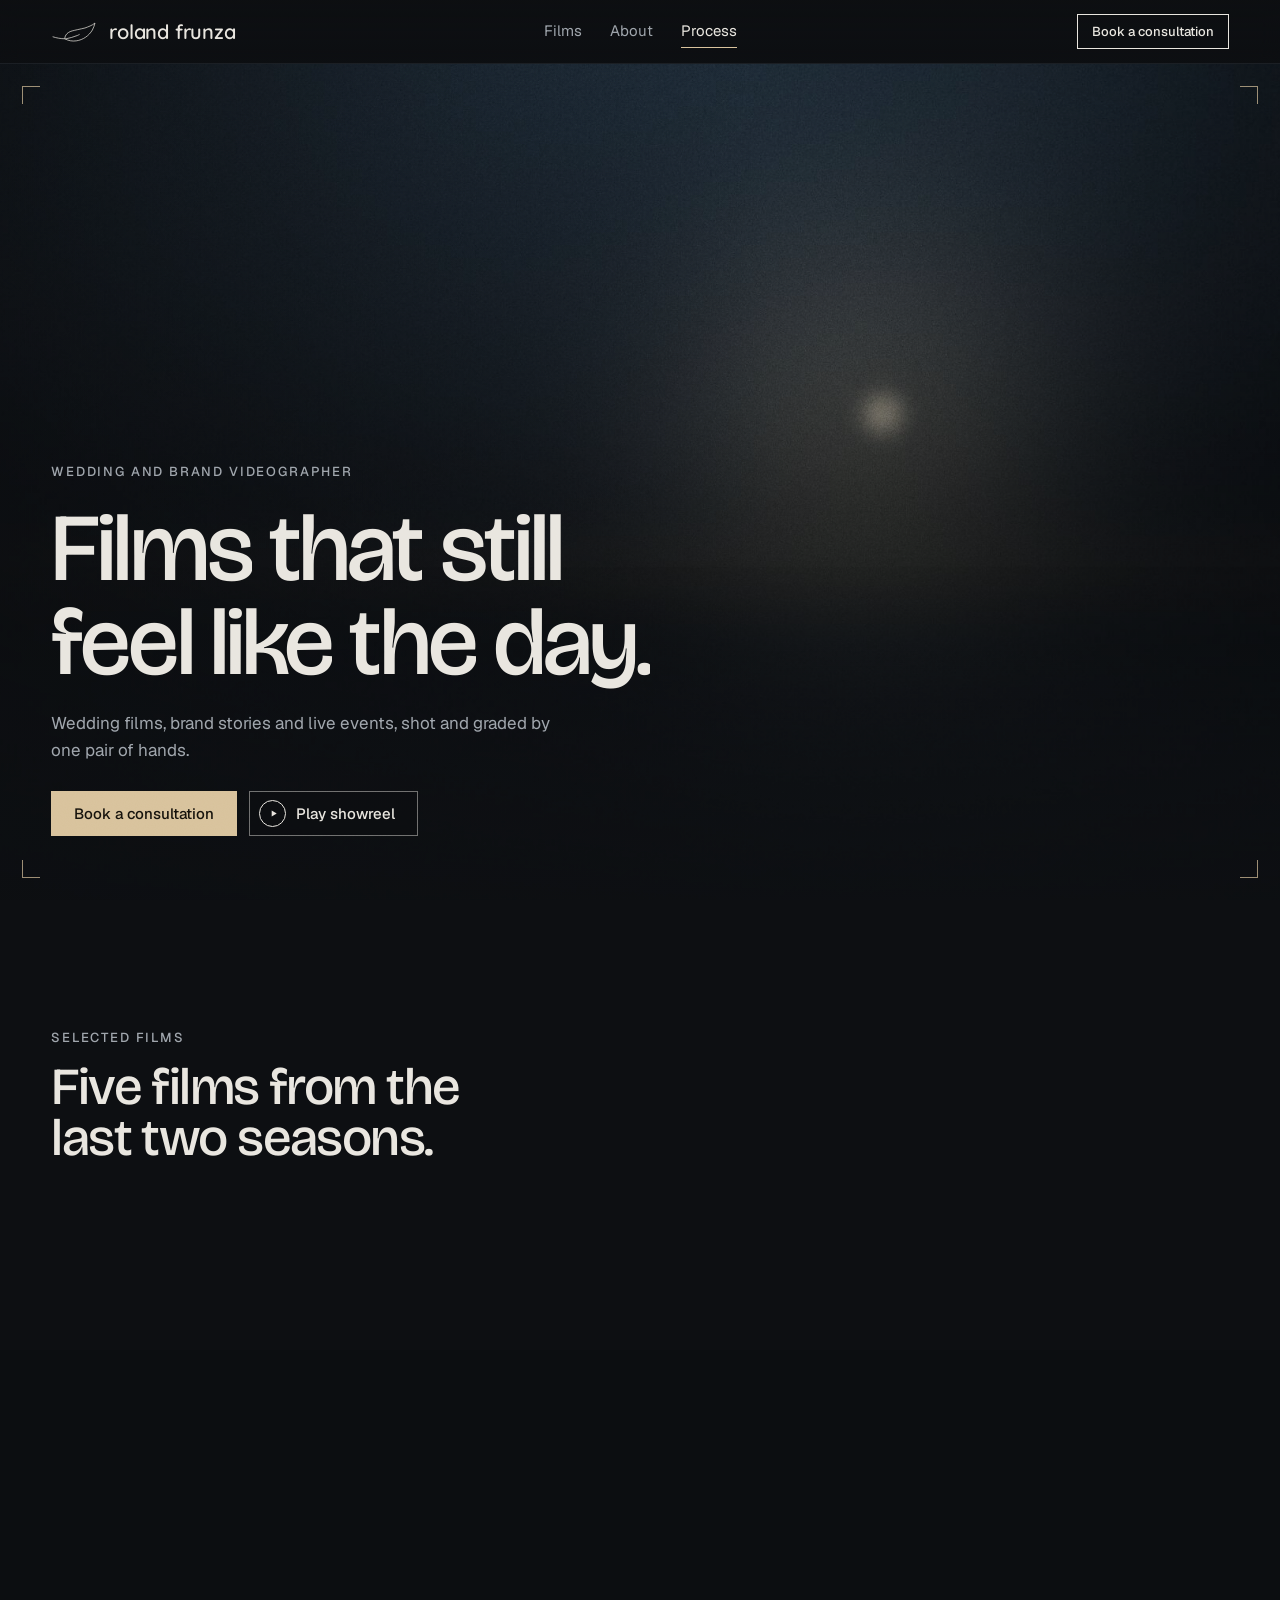
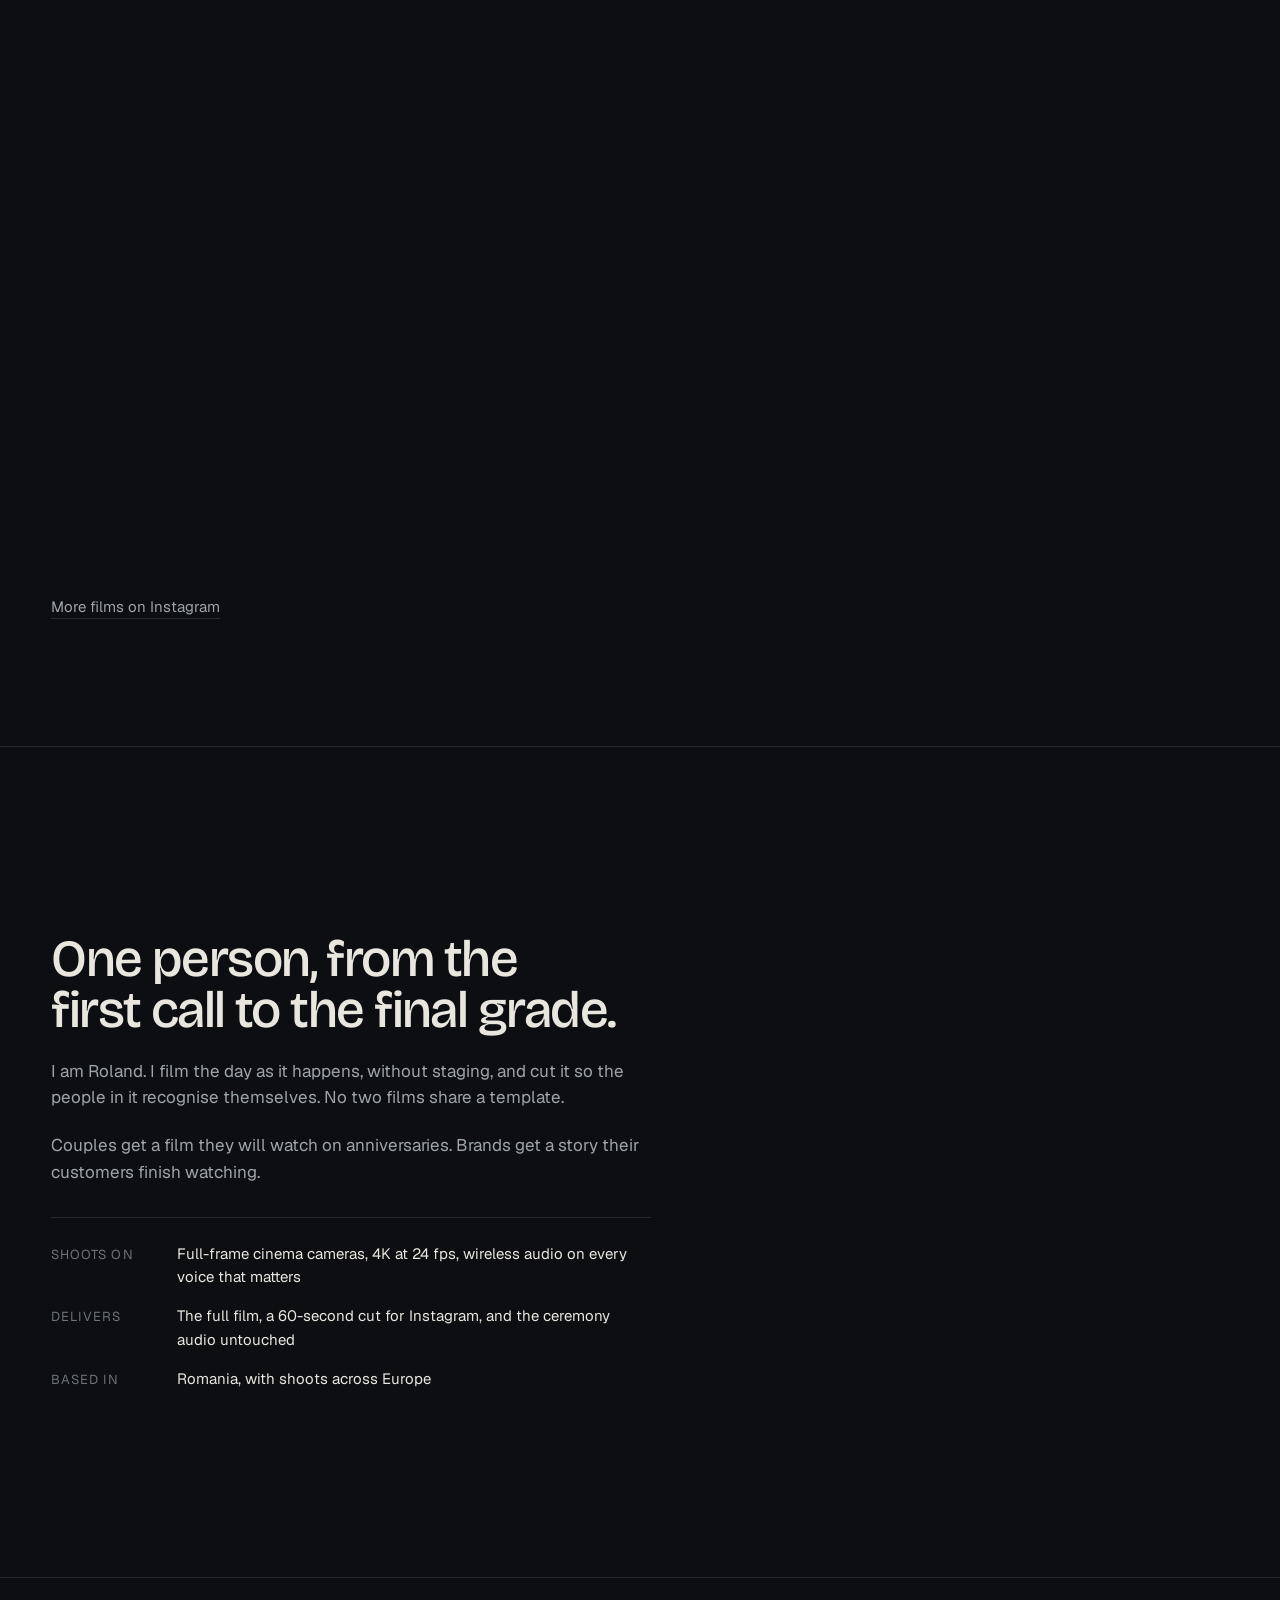
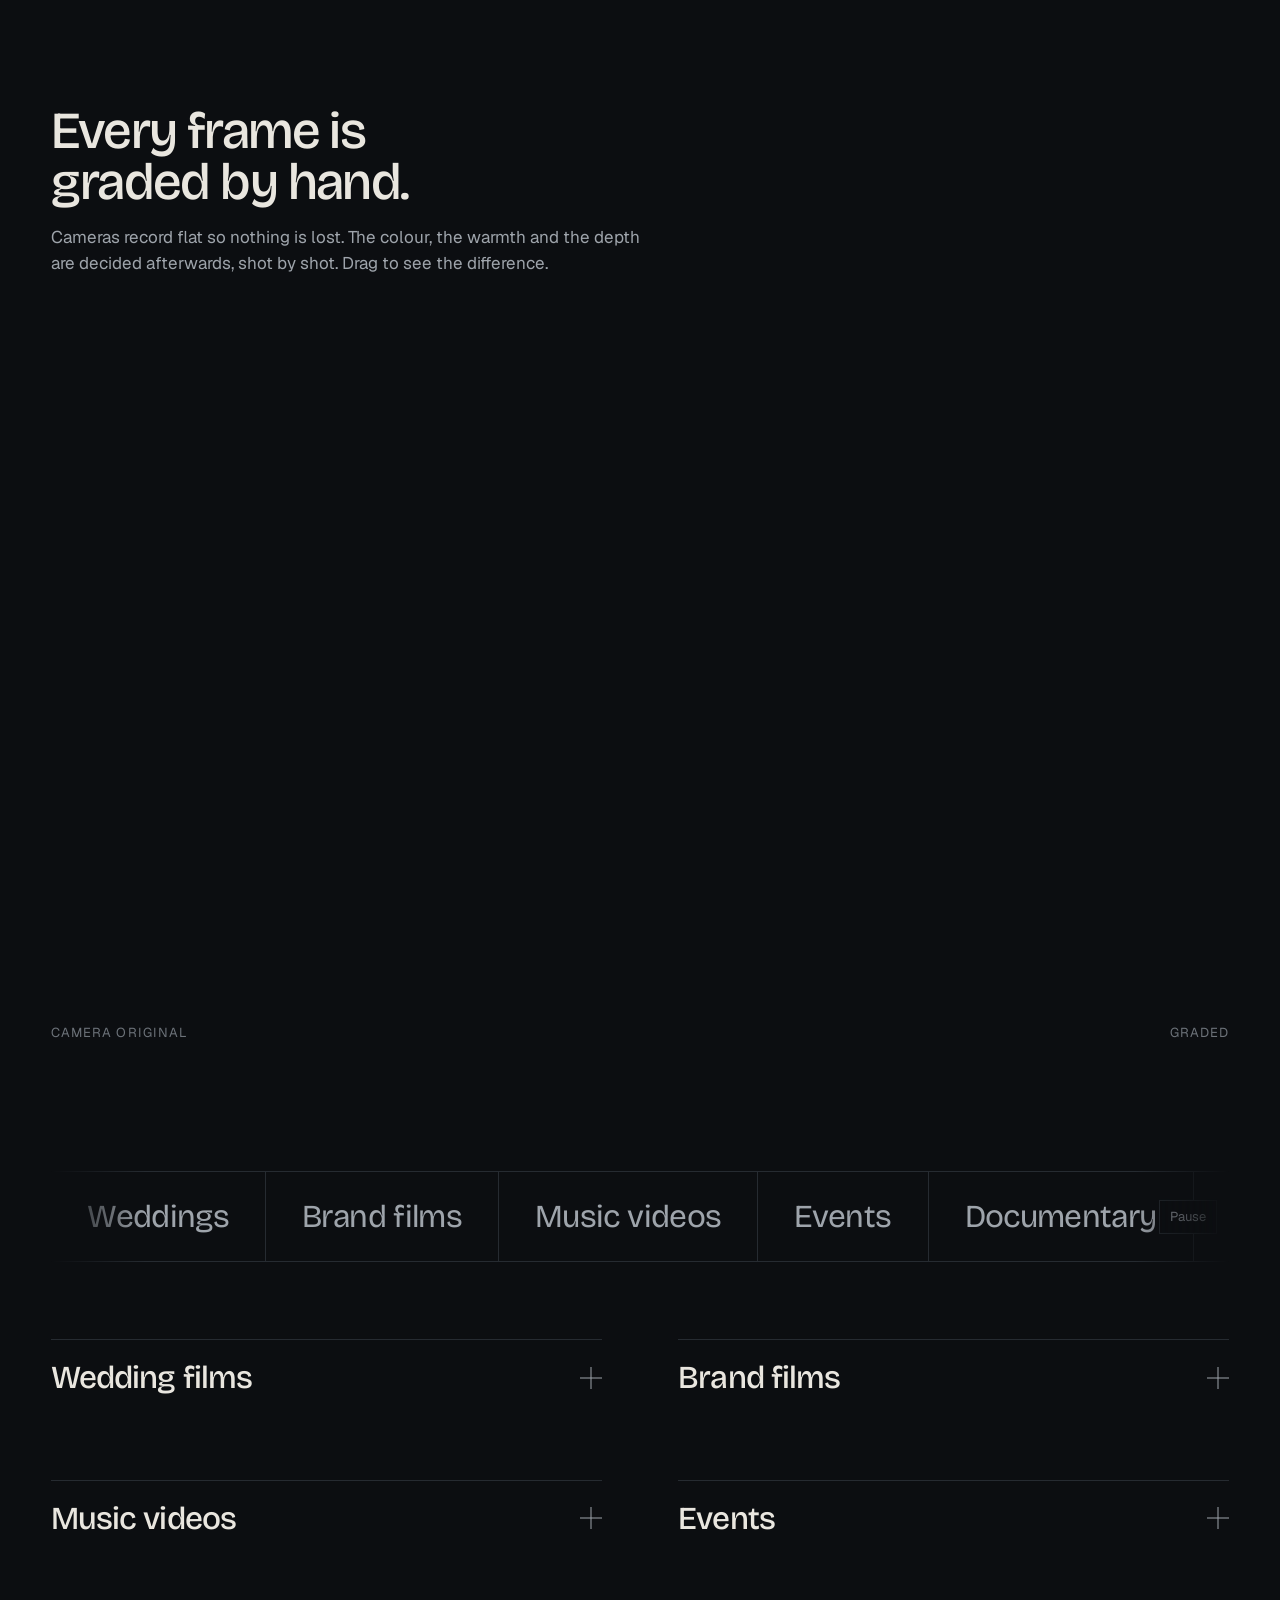
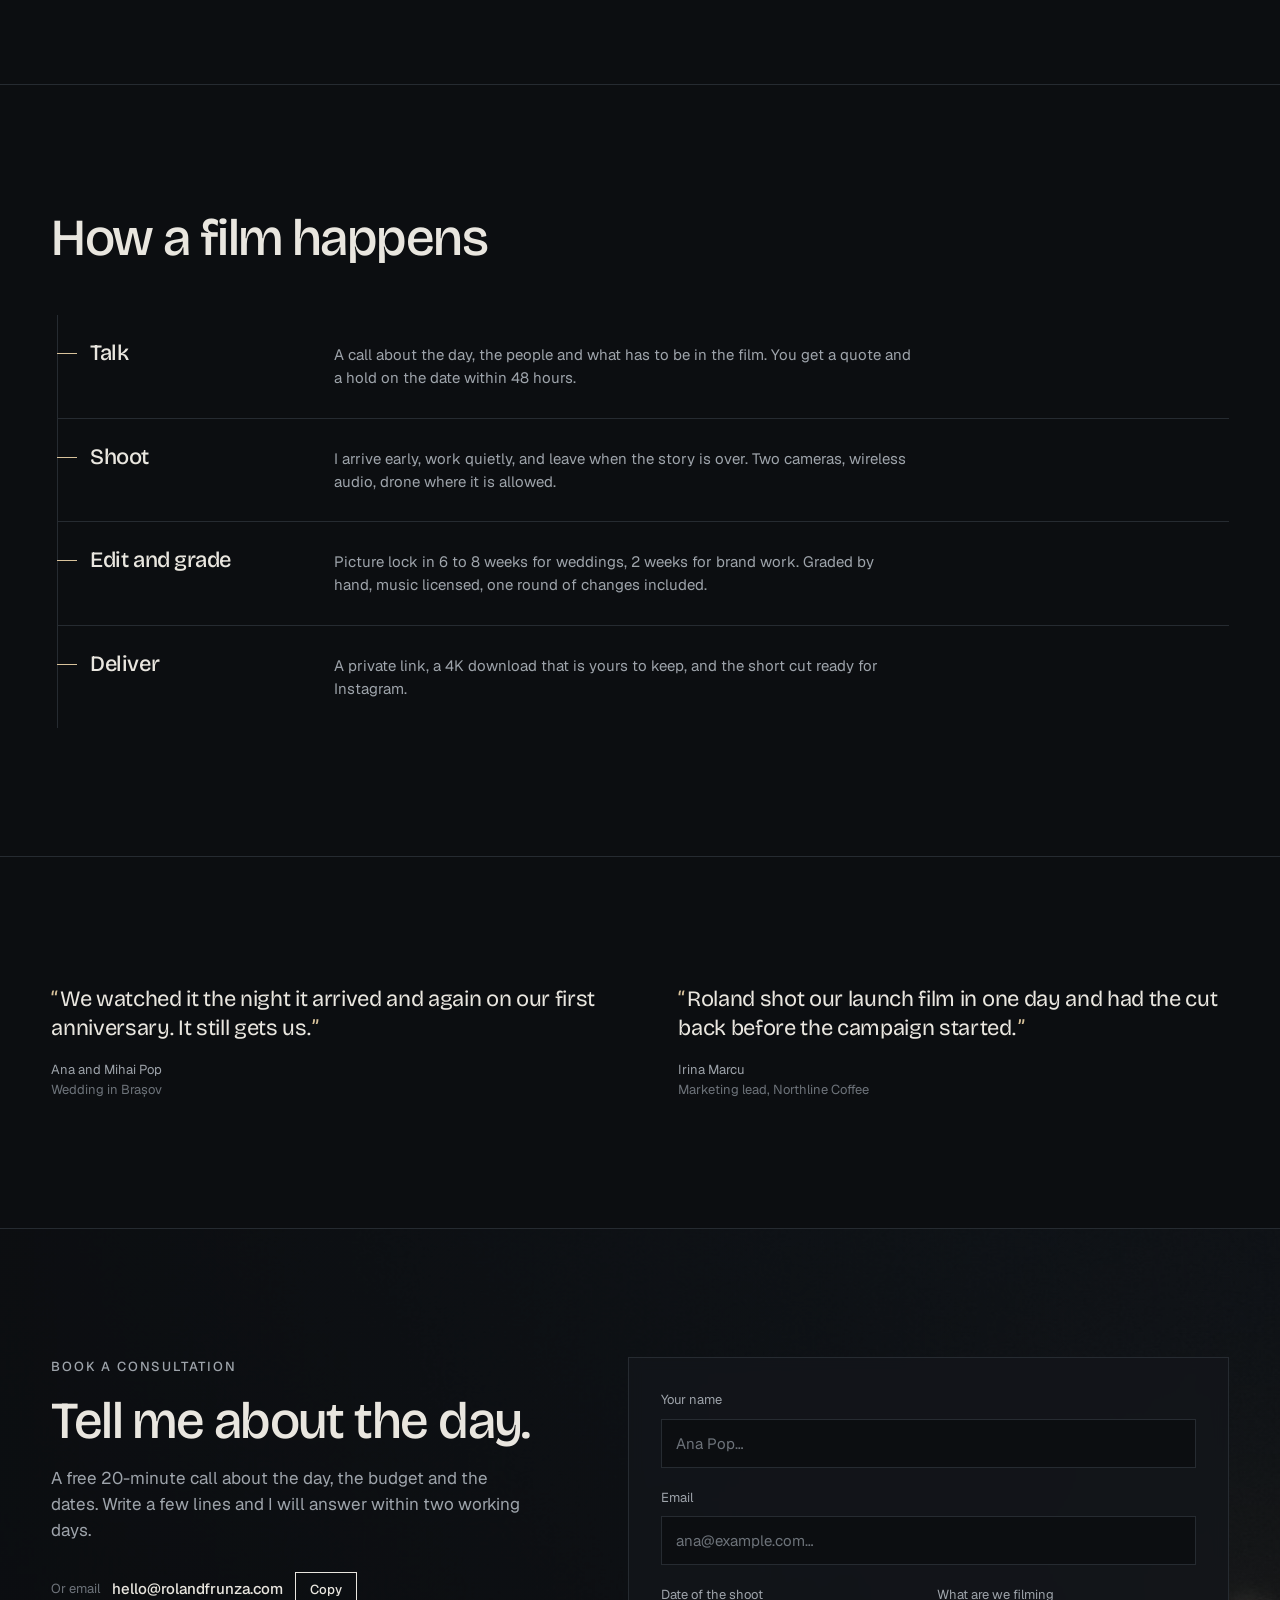
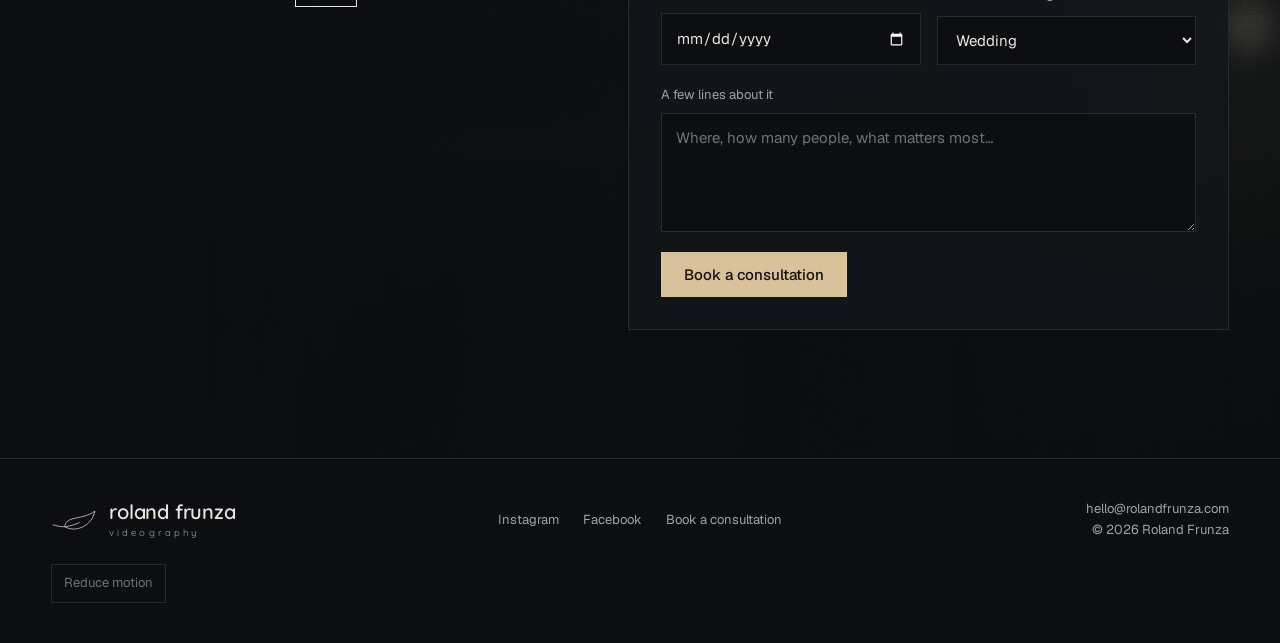
<file: projects/roland-frunza/index.html>
<!doctype html>
<html lang="en">
<head>
  <meta charset="utf-8">
  <meta name="viewport" content="width=device-width, initial-scale=1, viewport-fit=cover">
  <meta name="theme-color" content="#0c0e11">
  <meta name="description" content="Roland Frunza films weddings, brand stories and live events. One person from the first call to the final grade.">
  <title>Roland Frunza, Videographer</title>
  <link rel="icon" href="data:image/svg+xml,%3Csvg xmlns='http://www.w3.org/2000/svg' viewBox='0 0 32 32'%3E%3Crect width='32' height='32' fill='%230c0e11'/%3E%3Cpath d='M12 9v14l11-7z' fill='%23d8c29b'/%3E%3C/svg%3E">
  <link rel="stylesheet" href="styles.css">
</head>
<body>
  <a class="skip" href="#main">Skip to content</a>
  <!-- Ident: the leaf from Roland's logo draws itself as one stroke, then the lockup resolves into the film leader. -->
  <div class="ident" id="ident" aria-hidden="true">
    <div class="ident__inner">
      <svg class="leaf leaf--ident" viewBox="0 0 520 240" aria-hidden="true" focusable="false"><path class="leaf__edge" d="M20,181 C60,194 110,203 155,203 C195,226 240,233 285,227 C365,216 432,167 470,103 C484,77 494,47 500,23 C470,50 420,67 385,80 C330,93 270,105 240,113 C205,122 180,140 168,160 C158,177 154,191 155,203"/><path class="leaf__rib" d="M166,204 C205,196 255,184 300,165 C308,161 314,158 320,155"/></svg>
      <span class="ident__word" translate="no">roland frunza</span>
      <span class="ident__role">videography</span>
    </div>
  </div>
  <div class="leader" aria-hidden="true"><span class="leader__bar"></span><span class="leader__bar"></span></div>
  <div class="grain" aria-hidden="true"></div>

  <header class="nav">
    <a class="nav__brand" id="brand" href="#top" translate="no" title="Roland Frunza, videography"><svg class="leaf" viewBox="0 0 520 240" aria-hidden="true" focusable="false"><path class="leaf__edge" d="M20,181 C60,194 110,203 155,203 C195,226 240,233 285,227 C365,216 432,167 470,103 C484,77 494,47 500,23 C470,50 420,67 385,80 C330,93 270,105 240,113 C205,122 180,140 168,160 C158,177 154,191 155,203"/><path class="leaf__rib" d="M166,204 C205,196 255,184 300,165 C308,161 314,158 320,155"/></svg><span class="wordmark">roland frunza</span></a>
    <nav class="nav__links" aria-label="Sections">
      <a href="#films">Films</a>
      <a href="#about">About</a>
      <a href="#process">Process</a>
    </nav>
    <a class="btn btn--small" href="#book">Book a consultation</a>
    <span class="nav__scrub" aria-hidden="true"></span>
  </header>

  <main id="main">

    <!-- SLOT: hero-reel.jpg, 16:9. Replace with the showreel poster frame, or a muted autoplay MP4 with this image as poster. -->
    <section class="hero" id="top" aria-labelledby="hero-title">
      <img class="hero__frame" src="assets/hero-reel.jpg" width="1920" height="1080" alt="" fetchpriority="high" decoding="async">
      <div class="hero__key" aria-hidden="true"></div>
      <div class="hero__leak" aria-hidden="true"></div>
      <div class="hero__marks" aria-hidden="true"><span></span><span></span><span></span><span></span></div>
      <div class="hero__copy">
        <p class="eyebrow">Wedding and brand videographer</p>
        <h1 id="hero-title">Films that still feel like the day.</h1>
        <p class="hero__sub">Wedding films, brand stories and live events, shot and graded by one pair of hands.</p>
        <div class="hero__actions">
          <a class="btn btn--primary" href="#book">Book a consultation</a>
          <a class="btn btn--ghost btn--play" href="https://www.instagram.com/rolandfrunza/" target="_blank" rel="noopener">
            <span class="btn__ring" aria-hidden="true"><svg class="icon" viewBox="0 0 24 24" aria-hidden="true" focusable="false"><path d="M8 5.5v13l11-6.5z"/></svg></span>
            Play showreel
          </a>
        </div>
      </div>
    </section>

    <section class="films" id="films" aria-labelledby="films-title">
      <img class="films__ambient" id="films-ambient" src="assets/film-01.jpg" width="1600" height="900" alt="" aria-hidden="true" loading="lazy" decoding="async">
      <header class="section-head" data-reveal>
        <p class="eyebrow">Selected films</p>
        <h2 id="films-title">Five films from the last two seasons.</h2>
      </header>

      <ul class="reel">
        <!-- SLOT: film-01.jpg, 16:9. Strongest wedding film still. -->
        <li class="reel__item reel__item--wide" data-reveal="frame" style="--i:0">
          <a class="frame" href="https://www.instagram.com/rolandfrunza/" target="_blank" rel="noopener" data-film="film-01" data-title="Ana and Mihai, Brașov" data-kind="Wedding film" data-length="6:40">
            <img src="assets/film-01.jpg" width="1600" height="900" alt="Still from the wedding film of Ana and Mihai in Brașov" loading="lazy" decoding="async">
            <span class="frame__play" aria-hidden="true"><svg class="icon" viewBox="0 0 24 24" focusable="false"><path d="M8 5.5v13l11-6.5z"/></svg></span>
          </a>
          <figure class="caption">
            <figcaption><b>Ana and Mihai, Brașov</b><span>Wedding film</span><time>6:40</time></figcaption>
          </figure>
        </li>
        <!-- SLOT: film-02.jpg, 4:5. Vertical frame cut for reels. -->
        <li class="reel__item reel__item--tall" data-reveal="frame" style="--i:1">
          <a class="frame" href="https://www.instagram.com/rolandfrunza/" target="_blank" rel="noopener" data-film="film-02" data-title="Northline Coffee" data-kind="Brand film" data-length="1:30">
            <img src="assets/film-02.jpg" width="1200" height="1500" alt="Vertical still from a brand film for Northline Coffee" loading="lazy" decoding="async">
            <span class="frame__play" aria-hidden="true"><svg class="icon" viewBox="0 0 24 24" focusable="false"><path d="M8 5.5v13l11-6.5z"/></svg></span>
          </a>
          <figure class="caption">
            <figcaption><b>Northline Coffee</b><span>Brand film</span><time>1:30</time></figcaption>
          </figure>
        </li>
        <!-- SLOT: film-03.jpg, 16:9. Brand or commercial still. -->
        <li class="reel__item reel__item--half" data-reveal="frame" style="--i:2">
          <a class="frame" href="https://www.instagram.com/rolandfrunza/" target="_blank" rel="noopener" data-film="film-03" data-title="A night in Cluj" data-kind="Music video" data-length="3:12">
            <img src="assets/film-03.jpg" width="1600" height="900" alt="Still from a music video shot at night in Cluj" loading="lazy" decoding="async">
            <span class="frame__play" aria-hidden="true"><svg class="icon" viewBox="0 0 24 24" focusable="false"><path d="M8 5.5v13l11-6.5z"/></svg></span>
          </a>
          <figure class="caption">
            <figcaption><b>A night in Cluj</b><span>Music video</span><time>3:12</time></figcaption>
          </figure>
        </li>
        <!-- SLOT: film-04.jpg, 4:5. Vertical detail shot. -->
        <li class="reel__item reel__item--tall" data-reveal="frame" style="--i:3">
          <a class="frame" href="https://www.instagram.com/rolandfrunza/" target="_blank" rel="noopener" data-film="film-04" data-title="Ioana and Dan, Danube Delta" data-kind="Wedding film" data-length="7:05">
            <img src="assets/film-04.jpg" width="1200" height="1500" alt="Vertical still from the wedding film of Ioana and Dan in the Danube Delta" loading="lazy" decoding="async">
            <span class="frame__play" aria-hidden="true"><svg class="icon" viewBox="0 0 24 24" focusable="false"><path d="M8 5.5v13l11-6.5z"/></svg></span>
          </a>
          <figure class="caption">
            <figcaption><b>Ioana and Dan, Danube Delta</b><span>Wedding film</span><time>7:05</time></figcaption>
          </figure>
        </li>
        <!-- SLOT: film-05.jpg, 16:9. Event or festival still. -->
        <li class="reel__item reel__item--half" data-reveal="frame" style="--i:4">
          <a class="frame" href="https://www.instagram.com/rolandfrunza/" target="_blank" rel="noopener" data-film="film-05" data-title="Festival recap, Cluj" data-kind="Event film" data-length="0:58">
            <img src="assets/film-05.jpg" width="1600" height="900" alt="Still from a festival recap film" loading="lazy" decoding="async">
            <span class="frame__play" aria-hidden="true"><svg class="icon" viewBox="0 0 24 24" focusable="false"><path d="M8 5.5v13l11-6.5z"/></svg></span>
          </a>
          <figure class="caption">
            <figcaption><b>Festival recap, Cluj</b><span>Event film</span><time>0:58</time></figcaption>
          </figure>
        </li>
      </ul>
      <p class="films__more" data-reveal><a href="https://www.instagram.com/rolandfrunza/" target="_blank" rel="noopener">More films on Instagram</a></p>
    </section>

    <section class="about" id="about" aria-labelledby="about-title">
      <div class="about__text" data-reveal>
        <h2 id="about-title">One person, from the first call to the final grade.</h2>
        <p>I am Roland. I film the day as it happens, without staging, and cut it so the people in it recognise themselves. No two films share a template.</p>
        <p>Couples get a film they will watch on anniversaries. Brands get a story their customers finish watching.</p>
        <dl class="facts">
          <div><dt>Shoots on</dt><dd>Full-frame cinema cameras, 4K at 24&nbsp;fps, wireless audio on every voice that matters</dd></div>
          <div><dt>Delivers</dt><dd>The full film, a 60-second cut for Instagram, and the ceremony audio untouched</dd></div>
          <div><dt>Based in</dt><dd>Romania, with shoots across Europe</dd></div>
        </dl>
      </div>
      <!-- SLOT: portrait.jpg, 4:5. Portrait of Roland on set, natural light. -->
      <img class="about__portrait" data-reveal="frame" src="assets/portrait.jpg" width="1200" height="1500" alt="Roland Frunza holding a cinema camera on a shoot" loading="lazy" decoding="async">
    </section>

    <section class="grade" id="grade" aria-labelledby="grade-title">
      <div class="grade__text" data-reveal>
        <h2 id="grade-title">Every frame is graded by hand.</h2>
        <p>Cameras record flat so nothing is lost. The colour, the warmth and the depth are decided afterwards, shot by shot. Drag to see the difference.</p>
      </div>
      <!-- SLOT: the comparison uses film-03.jpg; the page derives the camera-original look from the graded still. Replace with a real log frame pair if available. -->
      <div class="compare" id="compare" data-reveal="frame">
        <img class="compare__graded" src="assets/film-03.jpg" width="1600" height="900" alt="Graded still from a night shoot in Cluj" loading="lazy" decoding="async">
        <img class="compare__log" src="assets/film-03.jpg" width="1600" height="900" alt="" aria-hidden="true" loading="lazy" decoding="async">
        <span class="compare__handle" aria-hidden="true"><span></span></span>
        <label class="compare__control">
          <span class="visually-hidden">Compare camera original and graded frame</span>
          <input type="range" id="compare-range" min="0" max="100" value="55" step="0.5" autocomplete="off">
        </label>
      </div>
      <p class="compare__legend" aria-hidden="true"><span>Camera original</span><span>Graded</span></p>
    </section>

    <section class="kinds" aria-labelledby="kinds-title">
      <div class="marquee" aria-hidden="true">
        <div class="marquee__track">
          <span>Weddings</span><span>Brand films</span><span>Music videos</span><span>Events</span><span>Documentary</span><span>Real estate</span>
          <span>Weddings</span><span>Brand films</span><span>Music videos</span><span>Events</span><span>Documentary</span><span>Real estate</span>
        </div>
        <button class="marquee__toggle" type="button" id="marquee-toggle" aria-pressed="false">Pause</button>
      </div>
      <h2 id="kinds-title" class="visually-hidden">What I film</h2>
      <div class="kinds__list" data-reveal>
        <details class="kind" name="kinds">
          <summary><h3>Wedding films</h3><span class="kind__plus" aria-hidden="true"></span></summary>
          <div class="kind__body">
            <p>Full day coverage with a second camera at the ceremony. A film between 5 and 9 minutes, plus a short cut for sharing the same week.</p>
            <ul class="kind__list">
              <li>Full day, from getting ready to the last dance</li>
              <li>Second camera and wireless audio at the ceremony</li>
              <li>Film of 5 to 9 minutes, graded by hand</li>
              <li>60-second cut for Instagram within the week</li>
              <li>Ceremony and speeches audio, untouched</li>
            </ul>
          </div>
        </details>
        <details class="kind" name="kinds">
          <summary><h3>Brand films</h3><span class="kind__plus" aria-hidden="true"></span></summary>
          <div class="kind__body">
            <p>One or two shoot days, a story written with you, and cuts sized for the web, Instagram and the screen in your showroom.</p>
            <ul class="kind__list">
              <li>Story and shot list written together</li>
              <li>One or two shoot days with lighting</li>
              <li>Three cuts: web, Instagram, in-store screen</li>
              <li>Licensed music, captions on request</li>
            </ul>
          </div>
        </details>
        <details class="kind" name="kinds">
          <summary><h3>Music videos</h3><span class="kind__plus" aria-hidden="true"></span></summary>
          <div class="kind__body">
            <p>Performance and narrative pieces for artists who want the song to look the way it sounds. Lighting and locations handled.</p>
            <ul class="kind__list">
              <li>Treatment from the track and a conversation</li>
              <li>Locations, lighting and a small crew</li>
              <li>Performance and narrative edit</li>
              <li>Vertical cut for the release week</li>
            </ul>
          </div>
        </details>
        <details class="kind" name="kinds">
          <summary><h3>Events</h3><span class="kind__plus" aria-hidden="true"></span></summary>
          <div class="kind__body">
            <p>Conferences, launches and festivals cut into a recap within days, while people are still talking about it.</p>
            <ul class="kind__list">
              <li>Two cameras across the day</li>
              <li>Recap of 60 to 120 seconds within days</li>
              <li>Speaker and stage clips for social</li>
              <li>Full talks on request</li>
            </ul>
          </div>
        </details>
      </div>
    </section>

    <section class="process" id="process" aria-labelledby="process-title">
      <h2 id="process-title" data-reveal>How a film happens</h2>
      <ol class="steps">
        <li class="step" data-reveal style="--i:0">
          <h3>Talk</h3>
          <p>A call about the day, the people and what has to be in the film. You get a quote and a hold on the date within 48&nbsp;hours.</p>
        </li>
        <li class="step" data-reveal style="--i:1">
          <h3>Shoot</h3>
          <p>I arrive early, work quietly, and leave when the story is over. Two cameras, wireless audio, drone where it is allowed.</p>
        </li>
        <li class="step" data-reveal style="--i:2">
          <h3>Edit and grade</h3>
          <p>Picture lock in 6 to 8&nbsp;weeks for weddings, 2&nbsp;weeks for brand work. Graded by hand, music licensed, one round of changes included.</p>
        </li>
        <li class="step" data-reveal style="--i:3">
          <h3>Deliver</h3>
          <p>A private link, a 4K download that is yours to keep, and the short cut ready for Instagram.</p>
        </li>
      </ol>
    </section>

    <section class="words" aria-label="What clients say">
      <blockquote class="quote" data-reveal style="--i:0">
        <p>We watched it the night it arrived and again on our first anniversary. It still gets us.</p>
        <footer>Ana and Mihai Pop<span>Wedding in Brașov</span></footer>
      </blockquote>
      <blockquote class="quote" data-reveal style="--i:1">
        <p>Roland shot our launch film in one day and had the cut back before the campaign started.</p>
        <footer>Irina Marcu<span>Marketing lead, Northline Coffee</span></footer>
      </blockquote>
    </section>

    <!-- SLOT: contact.jpg, 12:5. Wide atmospheric frame, dark enough for text. -->
    <section class="book" id="book" aria-labelledby="book-title">
      <img class="book__frame" src="assets/contact.jpg" width="1920" height="800" alt="" loading="lazy" decoding="async">
      <div class="book__inner">
        <div class="book__intro" data-reveal>
          <p class="eyebrow">Book a consultation</p>
          <h2 id="book-title">Tell me about the day.</h2>
          <p>A free 20-minute call about the day, the budget and the dates. Write a few lines and I will answer within two working days.</p>
          <div class="contact-line">
            <span class="contact-line__label">Or email</span>
            <span class="contact-line__value" id="email-value" translate="no">hello@rolandfrunza.com</span>
            <button class="btn btn--small" type="button" id="copy-email">Copy</button>
            <span class="contact-line__status" id="copy-status" aria-live="polite"></span>
          </div>
        </div>
        <form class="form" id="booking-form" novalidate data-reveal style="--i:1">
          <div class="field">
            <label for="f-name">Your name</label>
            <input id="f-name" name="name" type="text" autocomplete="name" required placeholder="Ana Pop…">
            <p class="field__error" id="f-name-error" aria-live="polite"></p>
          </div>
          <div class="field">
            <label for="f-email">Email</label>
            <input id="f-email" name="email" type="email" inputmode="email" autocomplete="email" spellcheck="false" required placeholder="ana@example.com…">
            <p class="field__error" id="f-email-error" aria-live="polite"></p>
          </div>
          <div class="field field--half">
            <label for="f-date">Date of the shoot</label>
            <input id="f-date" name="date" type="date" autocomplete="off">
            <p class="field__error" id="f-date-error" aria-live="polite"></p>
          </div>
          <div class="field field--half">
            <label for="f-type">What are we filming</label>
            <select id="f-type" name="type" autocomplete="off">
              <option value="wedding">Wedding</option>
              <option value="brand">Brand film</option>
              <option value="music">Music video</option>
              <option value="event">Event</option>
              <option value="other">Something else</option>
            </select>
            <p class="field__error" id="f-type-error" aria-live="polite"></p>
          </div>
          <div class="field">
            <label for="f-message">A few lines about it</label>
            <textarea id="f-message" name="message" rows="4" autocomplete="off" placeholder="Where, how many people, what matters most…"></textarea>
            <p class="field__error" id="f-message-error" aria-live="polite"></p>
          </div>
          <div class="form__actions">
            <button class="btn btn--primary" type="submit" id="submit-btn">Book a consultation</button>
            <p class="form__status" id="form-status" aria-live="polite"></p>
          </div>
        </form>
      </div>
    </section>

    <dialog class="player" id="player" aria-labelledby="player-title">
      <div class="player__frame">
        <img class="player__img" id="player-img" src="assets/film-01.jpg" width="1600" height="900" alt="">
      </div>
      <div class="player__bar">
        <div class="player__meta">
          <b id="player-title">Film</b>
          <span id="player-kind"></span>
          <time id="player-length"></time>
        </div>
        <div class="player__actions">
          <button class="btn btn--small" type="button" id="player-prev">Previous</button>
          <button class="btn btn--small" type="button" id="player-next">Next</button>
          <a class="btn btn--small btn--primary" id="player-link" href="https://www.instagram.com/rolandfrunza/" target="_blank" rel="noopener">Watch on Instagram</a>
          <button class="btn btn--small" type="button" id="player-close">Close</button>
        </div>
      </div>
    </dialog>
  </main>

  <footer class="footer">
    <a class="footer__brand" href="#top" translate="no"><svg class="leaf" viewBox="0 0 520 240" aria-hidden="true" focusable="false"><path class="leaf__edge" d="M20,181 C60,194 110,203 155,203 C195,226 240,233 285,227 C365,216 432,167 470,103 C484,77 494,47 500,23 C470,50 420,67 385,80 C330,93 270,105 240,113 C205,122 180,140 168,160 C158,177 154,191 155,203"/><path class="leaf__rib" d="M166,204 C205,196 255,184 300,165 C308,161 314,158 320,155"/></svg><span class="wordmark">roland frunza<small>videography</small></span></a>
    <nav class="footer__links" aria-label="Elsewhere">
      <a href="https://www.instagram.com/rolandfrunza/" target="_blank" rel="noopener">Instagram</a>
      <a href="https://www.facebook.com/profile.php?id=100063567347592" target="_blank" rel="noopener">Facebook</a>
      <a href="#book">Book a consultation</a>
    </nav>
    <p class="footer__note"><span translate="no">hello@rolandfrunza.com</span><br>© 2026 Roland Frunza</p>
    <button class="footer__motion" type="button" id="motion-toggle" aria-pressed="false">Reduce motion</button>
  </footer>

  <script src="script.js" defer></script>
</body>
</html>
</file>
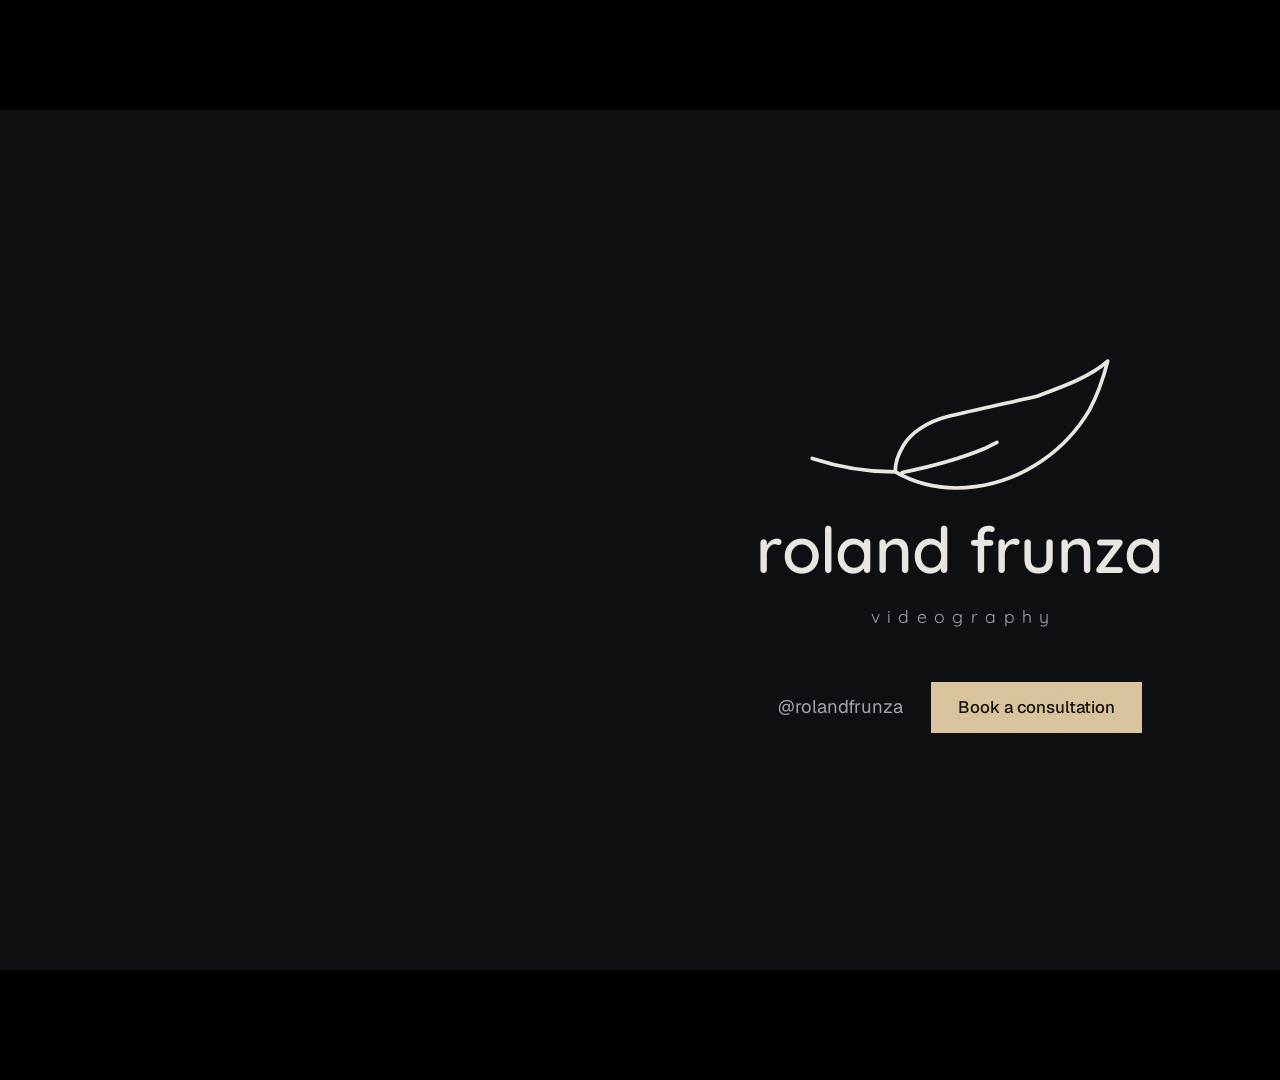
<file: projects/roland-frunza/brag-output/work/composition.html>
<!doctype html>
<html lang="en">
<head>
  <meta charset="utf-8">
  <title>Roland Frunza brag composition</title>
  <link rel="stylesheet" href="../../styles.css">
  <style>
    /* Every frame is a pure function of time: all animations are CSS keyframes with absolute delays
       on one 21 s timeline. The renderer pauses them and sets currentTime for each frame. */
    html, body { width: 1920px; height: 1080px; overflow: hidden; background: var(--bg); }
    body { position: relative; }
    .scene { position: absolute; inset: 0; opacity: 0; animation: hold 1ms linear both; }
    .stage { position: absolute; inset: 0; }
    .grain { opacity: 0.06; }
    .bars { position: absolute; inset: 0; pointer-events: none; z-index: 65; }
    .bars::before, .bars::after { content: ""; position: absolute; left: 0; right: 0; height: 110px; background: #000; }
    .bars::before { top: 0; } .bars::after { bottom: 0; }

    /* Scene 1: ident, 0 to 3.6 s */
    .s1 { animation: appear 1ms 0ms linear both, vanish 1ms 3600ms linear both; }
    .s1 .ident { position: absolute; animation: none; opacity: 1; }
    .s1 .leaf--ident { width: 480px; stroke-width: 6; }
    .s1 .leaf--ident .leaf__edge { stroke-dashoffset: 1010; animation: draw 1500ms 300ms var(--ease-cine) both; }
    .s1 .leaf--ident .leaf__rib { stroke-dashoffset: 170; animation: draw 600ms 1500ms var(--ease-cine) both; }
    .s1 .ident__word { font-size: 5.2rem; animation: ident-word 900ms 1600ms var(--ease-cine) both; }
    .s1 .ident__role { font-size: 1.5rem; animation: ident-role 1000ms 2000ms var(--ease-cine) both; }
    .s1 .dip { position: absolute; inset: 0; background: var(--bg); opacity: 0; animation: dip-in 300ms 3300ms linear both; }
    @keyframes dip-in { to { opacity: 1; } }
    @keyframes dip-out { from { opacity: 1; } to { opacity: 0; } }
    @keyframes vanish { to { opacity: 0; visibility: hidden; } }
    @keyframes appear { to { opacity: 1; visibility: visible; } }
    @keyframes hold { to { opacity: 0; } }

    /* Scene 2: hero, 3.6 to 8.0 s */
    .s2 { animation: appear 1ms 3600ms linear both, vanish 1ms 8000ms linear both; }
    .s2 .nav { position: absolute; top: 0; left: 0; right: 0; width: 1920px; animation: rise 700ms 4200ms var(--ease-out) both; }
    .s2 .nav { display: none; }
    .s2 .hero { position: absolute; top: 0; left: 0; width: 1920px; height: 1080px; min-height: 0; padding-bottom: 170px; padding-inline: 110px; }
    .s2 .hero__marks { inset: 150px 60px; }
    @keyframes marks { from { inset: 190px 100px; opacity: 0; } to { inset: 150px 60px; opacity: 1; } }
    .s2 .hero__frame { animation: frame-in 2400ms 3600ms var(--ease-cine) both; }
    .s2 .hero__leak { animation: leak 3200ms 3900ms var(--ease-cine) both; }
    .s2 .hero__marks { animation: marks 1400ms 4000ms var(--ease-out) both; }
    .s2 .hero__copy > .eyebrow { animation: rise 900ms 4300ms var(--ease-out) both; }
    .s2 .hero h1 .w > span { animation: word-up 1100ms var(--ease-cine) both; animation-delay: calc(4450ms + var(--i, 0) * 90ms); }
    .s2 .hero__sub { animation: rise 900ms 5300ms var(--ease-out) both; }
    .s2 .hero__actions { animation: rise 900ms 5500ms var(--ease-out) both; }
    .s2 .hero h1 { font-size: 7.2rem; max-width: 14ch; }
    .s2 .dip { position: absolute; inset: 0; background: var(--bg); opacity: 0; animation: dip-in 350ms 7650ms linear both; }
    .s2 .dip-open { position: absolute; inset: 0; background: var(--bg); opacity: 1; animation: dip-out 500ms 3600ms linear both; }

    /* Scene 3: reel, 8.0 to 12.0 s */
    .s3 { animation: appear 1ms 8000ms linear both, vanish 1ms 12000ms linear both; }
    .s3 .films { position: absolute; top: 0; left: 0; width: 1920px; height: 1080px; padding: 150px 110px; max-width: none; }
    .s3 .section-head { animation: rise 800ms 8100ms var(--ease-out) both; margin-bottom: 36px; }
    .s3 .reel { gap: 26px; }
    .s3 .reel__item { clip-path: inset(0 100% 0 0); animation: wipe 1000ms var(--ease-cine) both; animation-delay: calc(8300ms + var(--i, 0) * 160ms); }
    .s3 .reel__item img { transform: scale(1.12); animation: settle 1300ms var(--ease-cine) both; animation-delay: calc(8300ms + var(--i, 0) * 160ms); }
    @keyframes wipe { to { clip-path: inset(0 0 0 0); } }
    @keyframes settle { to { transform: none; } }
    .s3 .reel__item:nth-child(n+3) { display: none; }
    .s3 .reel__item--wide { grid-column: 1 / span 8; }
    .s3 .reel__item:nth-child(2) { grid-column: 9 / span 4; }
    .s3 .reel__item:nth-child(2) .frame { max-height: 560px; }
    .s3 .reel__item:nth-child(2) .frame img { height: 560px; object-fit: cover; }
    .s3 .reel__item--wide .frame img { height: 560px; object-fit: cover; }
    .s3 .cursor { position: absolute; width: 22px; height: 22px; z-index: 5; left: 1500px; top: 980px; opacity: 0; filter: drop-shadow(0 2px 6px rgba(0,0,0,.6)); animation: cursor-move 1200ms 9300ms var(--ease-cine) both; }
    @keyframes cursor-move { 0% { left: 1500px; top: 980px; opacity: 0; } 15% { opacity: 1; } 100% { left: 560px; top: 560px; opacity: 1; } }
    .s3 .frame__play { animation: play-show 420ms 10400ms var(--ease-cine) both; }
    @keyframes play-show { to { opacity: 1; transform: none; } }
    .s3 .frame__play::after { animation: ring 1400ms 10500ms var(--ease-out) infinite; }
    .s3 .films__ambient { animation: lit 900ms 10400ms var(--ease-out) both; }
    @keyframes lit { to { opacity: 0.4; } }
    .s3 .reel__item:first-child .frame img { animation: settle 1300ms 8300ms var(--ease-cine) both, zoom 900ms 10400ms var(--ease-cine) both; }
    @keyframes zoom { from { transform: none; filter: saturate(0.85) brightness(0.92); } to { transform: scale(1.04); filter: saturate(1.05) brightness(1); } }
    .s3 .reel__item:first-child .caption b { animation: gold 400ms 10400ms var(--ease-out) both; }
    @keyframes gold { to { color: var(--accent); } }
    .s3 .dip { position: absolute; inset: 0; background: var(--bg); opacity: 0; animation: dip-in 350ms 11650ms linear both; }

    /* Scene 4: grade, 12.0 to 15.6 s */
    .s4 { animation: appear 1ms 12000ms linear both, vanish 1ms 15600ms linear both; }
    .s4 .grade { position: absolute; top: 0; left: 0; width: 1920px; height: 1080px; padding: 150px 110px; max-width: none; border: 0; grid-template-columns: 1fr; gap: 28px; align-content: start; }
    .s4 .grade__text { animation: rise 800ms 12100ms var(--ease-out) both; }
    .s4 .compare { height: 540px; aspect-ratio: auto; animation: rise 900ms 12200ms var(--ease-out) both; --split: 12%; }
    .s4 .compare__log { animation: sweep 2600ms 12700ms var(--ease-cine) both; }
    .s4 .compare__handle { animation: sweep-handle 2600ms 12700ms var(--ease-cine) both; }
    @keyframes sweep { from { clip-path: inset(0 88% 0 0); } to { clip-path: inset(0 22% 0 0); } }
    @keyframes sweep-handle { from { left: 12%; } to { left: 78%; } }
    .s4 .dip { position: absolute; inset: 0; background: var(--bg); opacity: 0; animation: dip-in 350ms 15250ms linear both; }

    /* Scene 5: book, 15.6 to 18.4 s */
    .s5 { animation: appear 1ms 15600ms linear both, vanish 1ms 18400ms linear both; }
    .s5 .book { position: absolute; inset: 0; border: 0; }
    .s5 .book__inner { padding: 110px; max-width: none; grid-template-columns: 5fr 6fr; gap: 96px; align-items: center; height: 1080px; }
    .s5 .book__intro { animation: rise 800ms 15700ms var(--ease-out) both; }
    .s5 .form { animation: rise 900ms 15900ms var(--ease-out) both; }
    .s5 .typed { position: relative; }
    .s5 .typed::after { content: ""; position: absolute; right: 14px; top: 50%; width: 1px; height: 18px; margin-top: -9px; background: var(--accent); animation: caret 600ms 16300ms steps(2) 4 both; }
    @keyframes caret { from { opacity: 1; } to { opacity: 0; } }
    .s5 .typed span { display: inline-block; opacity: 0; animation: appear 1ms linear both; animation-delay: calc(16300ms + var(--c, 0) * 110ms); }
    .s5 .btn--primary { animation: press 300ms 17500ms var(--ease-out) both; }
    @keyframes press { 0% { background-size: 0% 100%; } 100% { background-size: 100% 100%; color: var(--bg); border-color: var(--fg); } }
    .s5 .form__status { opacity: 0; animation: appear 1ms 17800ms linear both; color: var(--accent); font-weight: 500; }
    .s5 .dip { position: absolute; inset: 0; background: var(--bg); opacity: 0; animation: dip-in 350ms 18050ms linear both; }

    /* Scene 6: outro, 18.4 to 21.0 s */
    .s6 { animation: appear 1ms 18400ms linear both; }
    .s6 .ident { position: absolute; animation: none; opacity: 1; }
    .s6 .leaf--ident { width: 320px; stroke-width: 6; }
    .s6 .leaf--ident .leaf__edge, .s6 .leaf--ident .leaf__rib { stroke-dashoffset: 0; animation: none; }
    .s6 .ident__inner { opacity: 0; animation: rise 1000ms 18500ms var(--ease-cine) both; }
    .s6 .ident__word { font-size: 4rem; opacity: 1; transform: none; animation: none; }
    .s6 .ident__role { font-size: 1.1rem; opacity: 1; letter-spacing: 0.42em; animation: none; }
    .s6 .ask { display: flex; gap: 28px; align-items: center; margin-top: 30px; opacity: 0; animation: rise 800ms 19300ms var(--ease-out) both; font-size: 1.15rem; color: var(--fg-2); }
    .s6 .ask .btn { font-size: 1.05rem; padding: 16px 26px; }
    .s6 .fade { position: absolute; inset: 0; background: var(--bg); opacity: 0; animation: dip-in 600ms 20400ms linear both; }
  </style>
</head>
<body>
  <div class="grain" aria-hidden="true"></div>
  <div class="bars" aria-hidden="true"></div>

  <!-- Scene 1: ident -->
  <section class="scene s1">
    <div class="ident">
      <div class="ident__inner">
        <svg class="leaf leaf--ident" viewBox="0 0 520 240" aria-hidden="true"><path class="leaf__edge" d="M20,181 C60,194 110,203 155,203 C195,226 240,233 285,227 C365,216 432,167 470,103 C484,77 494,47 500,23 C470,50 420,67 385,80 C330,93 270,105 240,113 C205,122 180,140 168,160 C158,177 154,191 155,203"/><path class="leaf__rib" d="M166,204 C205,196 255,184 300,165 C308,161 314,158 320,155"/></svg>
        <span class="ident__word" translate="no">roland frunza</span>
        <span class="ident__role">videography</span>
      </div>
    </div>
    <div class="dip"></div>
  </section>

  <!-- Scene 2: hero -->
  <section class="scene s2">
    <header class="nav">
      <a class="nav__brand" href="#"><svg class="leaf" viewBox="0 0 520 240" aria-hidden="true"><path class="leaf__edge" d="M20,181 C60,194 110,203 155,203 C195,226 240,233 285,227 C365,216 432,167 470,103 C484,77 494,47 500,23 C470,50 420,67 385,80 C330,93 270,105 240,113 C205,122 180,140 168,160 C158,177 154,191 155,203"/><path class="leaf__rib" d="M166,204 C205,196 255,184 300,165 C308,161 314,158 320,155"/></svg><span class="wordmark">roland frunza</span></a>
      <nav class="nav__links"><a href="#">Films</a><a href="#">About</a><a href="#">Process</a></nav>
      <a class="btn btn--small" href="#">Book a consultation</a>
    </header>
    <section class="hero">
      <img class="hero__frame" src="../../assets/hero-reel.jpg" width="1920" height="1080" alt="">
      <div class="hero__leak"></div>
      <div class="hero__marks"><span></span><span></span><span></span><span></span></div>
      <div class="hero__copy">
        <p class="eyebrow">Wedding and brand videographer</p>
        <h1><span class="w" style="--i:0"><span>Films</span></span> <span class="w" style="--i:1"><span>that</span></span> <span class="w" style="--i:2"><span>still</span></span> <span class="w" style="--i:3"><span>feel</span></span> <span class="w" style="--i:4"><span>like</span></span> <span class="w" style="--i:5"><span>the</span></span> <span class="w" style="--i:6"><span>day.</span></span></h1>
        <p class="hero__sub">Wedding films, brand stories and live events, shot and graded by one pair of hands.</p>
        <div class="hero__actions">
          <a class="btn btn--primary" href="#">Book a consultation</a>
          <a class="btn btn--ghost btn--play" href="#"><span class="btn__ring"><svg class="icon" viewBox="0 0 24 24"><path d="M8 5.5v13l11-6.5z"/></svg></span>Play showreel</a>
        </div>
      </div>
    </section>
    <div class="dip-open"></div>
    <div class="dip"></div>
  </section>

  <!-- Scene 3: reel -->
  <section class="scene s3">
    <section class="films">
      <img class="films__ambient" src="../../assets/film-01.jpg" width="1600" height="900" alt="">
      <header class="section-head">
        <p class="eyebrow">Selected films</p>
        <h2>Five films from the last two seasons.</h2>
      </header>
      <ul class="reel">
        <li class="reel__item reel__item--wide" style="--i:0">
          <span class="frame"><img src="../../assets/film-01.jpg" width="1600" height="900" alt=""><span class="frame__play"><svg class="icon" viewBox="0 0 24 24"><path d="M8 5.5v13l11-6.5z"/></svg></span></span>
          <figure class="caption"><figcaption><b>Ana and Mihai, Brașov</b><span>Wedding film</span><time>6:40</time></figcaption></figure>
        </li>
        <li class="reel__item reel__item--tall" style="--i:1">
          <span class="frame"><img src="../../assets/film-02.jpg" width="1200" height="1500" alt=""></span>
          <figure class="caption"><figcaption><b>Northline Coffee</b><span>Brand film</span><time>1:30</time></figcaption></figure>
        </li>
        <li class="reel__item"></li><li class="reel__item"></li><li class="reel__item"></li>
      </ul>
      <svg class="cursor" viewBox="0 0 24 24" aria-hidden="true"><path d="M4 2l16 9-7 2-3 7z" fill="#e9e6df" stroke="#0c0e11" stroke-width="1.5" stroke-linejoin="round"/></svg>
    </section>
    <div class="dip"></div>
  </section>

  <!-- Scene 4: grade -->
  <section class="scene s4">
    <section class="grade">
      <div class="grade__text">
        <h2>Every frame is graded by hand.</h2>
        <p>Cameras record flat so nothing is lost. The colour, the warmth and the depth are decided afterwards, shot by shot.</p>
      </div>
      <div class="compare">
        <img class="compare__graded" src="../../assets/film-03.jpg" width="1600" height="900" alt="">
        <img class="compare__log" src="../../assets/film-03.jpg" width="1600" height="900" alt="">
        <span class="compare__handle"><span></span></span>
      </div>
      <p class="compare__legend"><span>Camera original</span><span>Graded</span></p>
    </section>
    <div class="dip"></div>
  </section>

  <!-- Scene 5: book -->
  <section class="scene s5">
    <section class="book">
      <img class="book__frame" src="../../assets/contact.jpg" width="1920" height="800" alt="">
      <div class="book__inner">
        <div class="book__intro">
          <p class="eyebrow">Book a consultation</p>
          <h2>Tell me about the day.</h2>
          <p>A free 20-minute call about the day, the budget and the dates. Write a few lines and I will answer within two working days.</p>
        </div>
        <div class="form">
          <div class="field"><label>Your name</label><div class="typed"><input type="text" value="" readonly aria-hidden="true" style="position:absolute;opacity:0"><div style="padding:12px 14px;border:1px solid var(--line);background:var(--bg);min-height:46px"><span style="--c:0">A</span><span style="--c:1">n</span><span style="--c:2">a</span><span style="--c:3">&nbsp;</span><span style="--c:4">P</span><span style="--c:5">o</span><span style="--c:6">p</span></div></div></div>
          <div class="field"><label>Email</label><div style="padding:12px 14px;border:1px solid var(--line);background:var(--bg);color:var(--fg)">ana.pop@gmail.com</div></div>
          <div class="field field--half"><label>Date of the shoot</label><div style="padding:12px 14px;border:1px solid var(--line);background:var(--bg);color:var(--fg)">12.09.2027</div></div>
          <div class="field field--half"><label>What are we filming</label><div style="padding:12px 14px;border:1px solid var(--line);background:var(--bg);color:var(--fg)">Wedding</div></div>
          <div class="form__actions"><span class="btn btn--primary">Book a consultation</span><p class="form__status">Request sent. I will answer within two working days.</p></div>
        </div>
      </div>
    </section>
    <div class="dip"></div>
  </section>

  <!-- Scene 6: outro -->
  <section class="scene s6">
    <div class="ident">
      <div class="ident__inner">
        <svg class="leaf leaf--ident" viewBox="0 0 520 240" aria-hidden="true"><path class="leaf__edge" d="M20,181 C60,194 110,203 155,203 C195,226 240,233 285,227 C365,216 432,167 470,103 C484,77 494,47 500,23 C470,50 420,67 385,80 C330,93 270,105 240,113 C205,122 180,140 168,160 C158,177 154,191 155,203"/><path class="leaf__rib" d="M166,204 C205,196 255,184 300,165 C308,161 314,158 320,155"/></svg>
        <span class="ident__word" translate="no">roland frunza</span>
        <span class="ident__role">videography</span>
        <div class="ask"><span>@rolandfrunza</span><span class="btn btn--primary">Book a consultation</span></div>
      </div>
    </div>
    <div class="fade"></div>
  </section>

  <script>
    // Deterministic timeline: pause every animation and scrub it to t (ms).
    window.seek = function (t) {
      document.getAnimations().forEach(function (a) {
        try { a.pause(); a.currentTime = t; } catch (e) { /* scroll-driven animations have no time */ }
      });
      return document.getAnimations().length;
    };
    window.ready = Promise.all([document.fonts.ready].concat(Array.prototype.map.call(document.images, function (img) {
      return img.complete ? Promise.resolve() : new Promise(function (r) { img.onload = img.onerror = r; });
    })));
  </script>
</body>
</html>
</file>
<file: projects/roland-frunza/styles.css>
/* Roland Frunza, videographer.
   Layout: full-bleed frames with a left-weighted title card; a 12-column editorial reel;
   type does the structure, chrome stays invisible. Single dark theme, locked. */

/* Self-hosted variable fonts (Google Fonts, OFL). Latin + Latin Extended for Romanian diacritics. */
@font-face { font-family: "Bricolage Grotesque"; font-style: normal; font-weight: 300 800; font-display: swap;
  src: url("assets/fonts/bricolagegrotesque-latin-ext.woff2") format("woff2");
  unicode-range: U+0100-02BA, U+02BD-02C5, U+02C7-02CC, U+02CE-02D7, U+02DD-02FF, U+0304, U+0308, U+0329, U+1D00-1DBF, U+1E00-1E9F, U+1EF2-1EFF, U+2020, U+20A0-20AB, U+20AD-20C0, U+2113, U+2C60-2C7F, U+A720-A7FF; }
@font-face { font-family: "Bricolage Grotesque"; font-style: normal; font-weight: 300 800; font-display: swap;
  src: url("assets/fonts/bricolagegrotesque-latin.woff2") format("woff2");
  unicode-range: U+0000-00FF, U+0131, U+0152-0153, U+02BB-02BC, U+02C6, U+02DA, U+02DC, U+0304, U+0308, U+0329, U+2000-206F, U+20AC, U+2122, U+2191, U+2193, U+2212, U+2215, U+FEFF, U+FFFD; }
@font-face { font-family: "Geist"; font-style: normal; font-weight: 300 700; font-display: swap;
  src: url("assets/fonts/geist-latin-ext.woff2") format("woff2");
  unicode-range: U+0100-02BA, U+02BD-02C5, U+02C7-02CC, U+02CE-02D7, U+02DD-02FF, U+0304, U+0308, U+0329, U+1D00-1DBF, U+1E00-1E9F, U+1EF2-1EFF, U+2020, U+20A0-20AB, U+20AD-20C0, U+2113, U+2C60-2C7F, U+A720-A7FF; }
@font-face { font-family: "Geist"; font-style: normal; font-weight: 300 700; font-display: swap;
  src: url("assets/fonts/geist-latin.woff2") format("woff2");
  unicode-range: U+0000-00FF, U+0131, U+0152-0153, U+02BB-02BC, U+02C6, U+02DA, U+02DC, U+0304, U+0308, U+0329, U+2000-206F, U+20AC, U+2122, U+2191, U+2193, U+2212, U+2215, U+FEFF, U+FFFD; }

@font-face { font-family: "Quicksand"; font-style: normal; font-weight: 300 700; font-display: swap;
  src: url("assets/fonts/quicksand-latin-ext.woff2") format("woff2");
  unicode-range: U+0100-02BA, U+02BD-02C5, U+02C7-02CC, U+02CE-02D7, U+02DD-02FF, U+0304, U+0308, U+0329, U+1D00-1DBF, U+1E00-1E9F, U+1EF2-1EFF, U+2020, U+20A0-20AB, U+20AD-20C0, U+2113, U+2C60-2C7F, U+A720-A7FF; }
@font-face { font-family: "Quicksand"; font-style: normal; font-weight: 300 700; font-display: swap;
  src: url("assets/fonts/quicksand-latin.woff2") format("woff2");
  unicode-range: U+0000-00FF, U+0131, U+0152-0153, U+02BB-02BC, U+02C6, U+02DA, U+02DC, U+0304, U+0308, U+0329, U+2000-206F, U+20AC, U+2122, U+2191, U+2193, U+2212, U+2215, U+FEFF, U+FFFD; }

:root {
  --bg: #0c0e11;
  --bg-2: #13161a;
  --line: #262b31;
  --fg: #e9e6df;
  --fg-2: #9ea4ab;
  --fg-3: #6d737a;
  --accent: #d8c29b;
  --accent-ink: #15120c;

  --font-display: "Bricolage Grotesque", "Archivo", "Helvetica Neue", Arial, sans-serif;
  --font-body: "Geist", "Helvetica Neue", Arial, system-ui, sans-serif;
  --font-brand: "Quicksand", "Varela Round", "Nunito", "Helvetica Neue", Arial, sans-serif;

  --step--1: 0.8125rem;
  --step-0: 0.9375rem;
  --step-1: 1.0625rem;
  --step-2: 1.375rem;
  --step-3: 2rem;
  --step-4: clamp(2rem, 1.2rem + 2.6vw, 3.25rem);
  --step-5: clamp(2.75rem, 0.8rem + 6.5vw, 6rem);

  --gutter: clamp(16px, 4vw, 56px);
  --section: clamp(72px, 10vw, 140px);
  --container: 1440px;
  --nav-h: 64px;

  --ease-out: cubic-bezier(0.22, 1, 0.36, 1);
  --ease-cine: cubic-bezier(0.65, 0, 0.15, 1);
  --ident: 2500ms;
  --leader: 2600ms;
  color-scheme: dark;
}

*, *::before, *::after { box-sizing: border-box; }

html { scroll-behavior: smooth; -webkit-text-size-adjust: 100%; }
[id] { scroll-margin-top: calc(var(--nav-h) + 16px); }

body {
  margin: 0;
  background: var(--bg);
  color: var(--fg);
  font-family: var(--font-body);
  font-size: var(--step-0);
  line-height: 1.55;
  font-weight: 400;
  -webkit-font-smoothing: antialiased;
  -webkit-tap-highlight-color: transparent;
  overflow-x: clip;
}

img { max-width: 100%; height: auto; display: block; }
a { color: inherit; }
h1, h2, h3 { margin: 0; font-family: var(--font-display); font-weight: 500; letter-spacing: -0.03em; line-height: 0.98; text-wrap: balance; }
p { margin: 0; }
ul, ol { margin: 0; padding: 0; list-style: none; }
button, input, select, textarea { font: inherit; color: inherit; }
button { touch-action: manipulation; }

:focus-visible { outline: 2px solid var(--accent); outline-offset: 3px; }
:focus:not(:focus-visible) { outline: none; }

.visually-hidden {
  position: absolute; width: 1px; height: 1px; margin: -1px; padding: 0;
  overflow: hidden; clip: rect(0 0 0 0); white-space: nowrap; border: 0;
}

.skip {
  position: absolute; left: var(--gutter); top: -100px; z-index: 50;
  padding: 10px 14px; background: var(--accent); color: var(--accent-ink); text-decoration: none;
}
.skip:focus-visible { top: calc(env(safe-area-inset-top, 0px) + 12px); }

/* Labels */
.eyebrow {
  font-size: var(--step--1);
  text-transform: uppercase;
  letter-spacing: 0.14em;
  color: var(--fg-2);
  font-weight: 500;
}

/* Buttons: all-sharp, one accent */
.btn {
  display: inline-flex; align-items: center; gap: 10px;
  padding: 14px 22px;
  font-weight: 500; font-size: var(--step-0); line-height: 1;
  text-decoration: none; white-space: nowrap;
  border: 1px solid var(--fg); background: transparent; color: var(--fg);
  cursor: pointer;
  transition: background-color 180ms var(--ease-out), color 180ms var(--ease-out), border-color 180ms var(--ease-out), transform 120ms var(--ease-out);
}
.btn { background-image: linear-gradient(var(--fg), var(--fg)); background-repeat: no-repeat; background-size: 0% 100%; background-position: left center; transition: background-size 320ms var(--ease-cine), color 200ms var(--ease-out), border-color 200ms var(--ease-out), transform 120ms var(--ease-out); }
.btn:hover { background-size: 100% 100%; color: var(--bg); }
.btn:active { transform: translateY(1px); }
.btn--primary { background-color: var(--accent); color: var(--accent-ink); border-color: var(--accent); }
.btn--primary:hover { border-color: var(--fg); color: var(--bg); }
.btn--ghost { border-color: rgba(233, 230, 223, 0.45); backdrop-filter: blur(6px); background-color: rgba(12, 14, 17, 0.35); }
.btn--ghost:hover { border-color: var(--fg); color: var(--bg); }
.btn--play { padding: 8px 22px 8px 9px; }
.btn__ring {
  display: inline-grid; place-items: center; width: 27px; height: 27px;
  border: 1px solid currentColor; border-radius: 50%;
  transition: transform 320ms var(--ease-cine), background-color 200ms var(--ease-out);
}
.btn__ring .icon { width: 11px; height: 11px; margin-left: 2px; }
.btn--play:hover .btn__ring { transform: scale(1.12); }
.btn--small { padding: 10px 14px; font-size: var(--step--1); }
.icon { width: 14px; height: 14px; fill: currentColor; }

/* Nav */
.nav {
  position: sticky; top: env(safe-area-inset-top, 0px); z-index: 40;
  height: var(--nav-h);
  display: grid; grid-template-columns: 1fr auto 1fr; align-items: center; gap: 24px;
  padding-inline: var(--gutter);
  background: linear-gradient(to bottom, rgba(12, 14, 17, 0.9), rgba(12, 14, 17, 0.6));
  backdrop-filter: blur(10px);
  border-bottom: 1px solid rgba(38, 43, 49, 0.6);
}
.nav__scrub {
  position: absolute; left: 0; right: 0; bottom: -1px; height: 2px;
  background: var(--accent); transform-origin: left center; transform: scaleX(0);
  pointer-events: none;
}
@supports (animation-timeline: scroll()) {
  .nav__scrub { animation: scrub linear both; animation-timeline: scroll(root); }
}
@keyframes scrub { from { transform: scaleX(0); } to { transform: scaleX(1); } }
.nav__brand, .footer__brand {
  display: inline-flex; align-items: center; gap: 12px;
  text-decoration: none; white-space: nowrap; color: var(--fg);
}
.wordmark { font-family: var(--font-brand); font-weight: 600; font-size: 1.25rem; letter-spacing: -0.01em; line-height: 1; display: grid; }
.wordmark small { font-family: var(--font-brand); font-weight: 400; font-size: 0.6rem; letter-spacing: 0.32em; text-transform: lowercase; color: var(--fg-2); margin-top: 6px; }
.leaf { width: 46px; height: 21px; fill: none; stroke: currentColor; stroke-width: 8; stroke-linecap: round; stroke-linejoin: round; flex: none; overflow: visible; }
.leaf__edge { stroke-dasharray: 1010; }
.leaf__rib { stroke-dasharray: 170; }
.nav__brand .leaf__edge, .nav__brand .leaf__rib { transition: stroke-dashoffset 1200ms var(--ease-cine); stroke-dashoffset: 0; }
.nav__brand:hover .leaf__edge { animation: leaf-edge-redraw 1400ms var(--ease-cine); }
@keyframes leaf-edge-redraw { 0% { stroke-dashoffset: 1010; } 100% { stroke-dashoffset: 0; } }
.nav__links a { position: relative; padding-bottom: 2px; }
.nav__links a::after { content: ""; position: absolute; left: 0; right: 0; bottom: -4px; height: 1px; background: var(--accent); transform: scaleX(0); transform-origin: left; transition: transform 320ms var(--ease-cine); }
.nav__links a.is-active { color: var(--fg); }
.nav__links a.is-active::after, .nav__links a:hover::after { transform: none; }
.nav__links { display: flex; gap: 28px; justify-content: center; }
.nav__links a { text-decoration: none; color: var(--fg-2); font-size: var(--step-0); transition: color 160ms var(--ease-out); }
.nav__links a:hover { color: var(--fg); }
.nav > .btn { justify-self: end; }

/* Hero */
.hero {
  position: relative;
  min-height: calc(100dvh - var(--nav-h));
  display: grid; align-items: end;
  padding: 24px var(--gutter) clamp(32px, 5vw, 64px);
  isolation: isolate;
  overflow: hidden;
}
.hero__frame {
  position: absolute; inset: 0; z-index: -2;
  width: 100%; height: 100%; object-fit: cover;
  animation: frame-in 1600ms var(--ease-out) both;
}
.hero::after {
  content: ""; position: absolute; inset: 0; z-index: -1;
  background:
    linear-gradient(to top, rgba(12, 14, 17, 0.92) 0%, rgba(12, 14, 17, 0.45) 45%, rgba(12, 14, 17, 0.1) 100%),
    linear-gradient(to right, rgba(12, 14, 17, 0.5), transparent 60%);
}
.hero__key {
  position: absolute; inset: 0; z-index: -1; pointer-events: none; opacity: 0;
  background: radial-gradient(560px circle at var(--kx, 70%) var(--ky, 40%), rgba(216, 194, 155, 0.22), rgba(216, 194, 155, 0.06) 40%, transparent 70%);
  mix-blend-mode: screen; transition: opacity 600ms var(--ease-out);
}
@media (hover: hover) { .hero:hover .hero__key { opacity: 1; } }
.hero__leak {
  position: absolute; top: -20%; bottom: -20%; left: -30%; width: 45%; z-index: -1;
  background: radial-gradient(ellipse at center, rgba(216, 194, 155, 0.55), rgba(216, 194, 155, 0.12) 40%, transparent 70%);
  filter: blur(40px); mix-blend-mode: screen; pointer-events: none;
  animation: leak 3200ms calc(var(--leader) * 0.6) var(--ease-cine) both;
}
@keyframes leak { 0% { transform: translateX(0); opacity: 0; } 25% { opacity: 1; } 100% { transform: translateX(340%); opacity: 0; } }
.hero__marks { position: absolute; inset: 22px; pointer-events: none; z-index: 0; animation: marks 1400ms calc(var(--leader) * 0.7) var(--ease-out) both; }
.hero__marks span { position: absolute; width: 18px; height: 18px; border: 1px solid rgba(216, 194, 155, 0.7); }
.hero__marks span:nth-child(1) { left: 0; top: 0; border-right: 0; border-bottom: 0; }
.hero__marks span:nth-child(2) { right: 0; top: 0; border-left: 0; border-bottom: 0; }
.hero__marks span:nth-child(3) { left: 0; bottom: 0; border-right: 0; border-top: 0; }
.hero__marks span:nth-child(4) { right: 0; bottom: 0; border-left: 0; border-top: 0; }
@keyframes marks { from { inset: 44px; opacity: 0; } to { inset: 22px; opacity: 1; } }
.hero__copy {
  position: relative; z-index: 1;
  max-width: 1000px;
  display: grid; gap: 20px;
}
.hero__copy > .eyebrow, .hero__sub, .hero__actions { animation: rise 900ms var(--ease-out) both; }
.hero__copy > .eyebrow { animation-delay: calc(var(--leader) * 0.55); }
.hero__sub { animation-delay: calc(var(--leader) * 0.55 + 520ms); }
.hero__actions { animation-delay: calc(var(--leader) * 0.55 + 680ms); }
.hero h1 .w { display: inline-block; overflow: hidden; vertical-align: top; padding-bottom: 0.14em; margin-bottom: -0.14em; }
.hero h1 .w > span { display: inline-block; transform: translateY(112%); animation: word-up 1100ms var(--ease-cine) both; animation-delay: calc(var(--leader) * 0.55 + 120ms + var(--i, 0) * 80ms); }
@keyframes word-up { to { transform: none; } }
.hero h1 {
  font-size: var(--step-5);
  font-variation-settings: "opsz" 96;
  max-width: 14ch;
}
.hero__sub { font-size: var(--step-1); color: var(--fg-2); max-width: 46ch; }
.hero__actions { display: flex; flex-wrap: wrap; gap: 12px; margin-top: 8px; }

@keyframes rise { from { opacity: 0; transform: translateY(18px); } to { opacity: 1; transform: none; } }
@keyframes frame-in { from { transform: scale(1.12); } to { transform: scale(1.02); } }
.hero__frame { animation: frame-in 2400ms var(--ease-cine) both, drift 28s 2400ms ease-in-out infinite alternate; }
@keyframes drift { from { transform: scale(1.02) translate(0, 0); } to { transform: scale(1.06) translate(-1.2%, -0.8%); } }

/* Ident: the leaf draws itself in one stroke, the name settles, the role tracks in, then the card fades into the leader */
.ident { position: fixed; inset: 0; z-index: 80; display: grid; place-items: center; background: var(--bg); pointer-events: none; animation: ident-out 700ms var(--ident) var(--ease-cine) both, ident-done 1ms calc(var(--ident) + 700ms) both; }
.ident__inner { display: grid; justify-items: center; gap: 22px; color: var(--fg); padding-inline: var(--gutter); }
.leaf--ident { width: min(300px, 62vw); height: auto; stroke-width: 7; }
.leaf--ident .leaf__edge { stroke-dashoffset: 1010; animation: draw 1500ms 200ms var(--ease-cine) both; }
.leaf--ident .leaf__rib { stroke-dashoffset: 170; animation: draw 600ms 1300ms var(--ease-cine) both; }
.ident__word { font-family: var(--font-brand); font-weight: 600; font-size: clamp(2rem, 1rem + 4vw, 3.4rem); letter-spacing: -0.01em; line-height: 1; opacity: 0; transform: translateY(14px); animation: ident-word 900ms 1250ms var(--ease-cine) both; }
.ident__role { font-family: var(--font-brand); font-weight: 400; font-size: clamp(0.8rem, 0.6rem + 0.8vw, 1.05rem); letter-spacing: 0.42em; text-indent: 0.42em; color: var(--fg-2); opacity: 0; animation: ident-role 1000ms 1650ms var(--ease-cine) both; }
@keyframes draw { to { stroke-dashoffset: 0; } }
@keyframes ident-word { to { opacity: 1; transform: none; } }
@keyframes ident-role { from { opacity: 0; letter-spacing: 0.9em; } to { opacity: 1; letter-spacing: 0.42em; } }
@keyframes ident-out { to { opacity: 0; } }
@keyframes ident-done { to { visibility: hidden; } }
html.ident-skip .ident { display: none; }
html.ident-skip { --leader: 150ms; }
html.ident-replay .ident { display: grid; }

/* Film leader: letterbox bars that open on load */
.leader { position: fixed; inset: 0; z-index: 70; pointer-events: none; display: grid; grid-template-rows: 1fr 1fr; animation: leader-done 1ms calc(var(--leader) + 1200ms) both; }
.leader__bar { background: var(--bg); transform-origin: top; animation: leader-open 1200ms var(--leader) var(--ease-cine) both; }
.leader__bar:last-child { transform-origin: bottom; }
@keyframes leader-open { to { transform: scaleY(0); } }
@keyframes leader-done { to { visibility: hidden; } }

/* Film grain over everything, barely there */
.grain {
  position: fixed; inset: -50%; z-index: 60; pointer-events: none; opacity: 0.055; mix-blend-mode: overlay;
  background-image: url("data:image/svg+xml,%3Csvg xmlns='http://www.w3.org/2000/svg' width='260' height='260'%3E%3Cfilter id='n'%3E%3CfeTurbulence type='fractalNoise' baseFrequency='0.9' numOctaves='2' stitchTiles='stitch'/%3E%3CfeColorMatrix values='0 0 0 0 1 0 0 0 0 1 0 0 0 0 1 0 0 0 0.9 0'/%3E%3C/filter%3E%3Crect width='100%25' height='100%25' filter='url(%23n)'/%3E%3C/svg%3E");
  animation: grain 900ms steps(8) infinite;
}
@keyframes grain {
  0% { transform: translate(0, 0); } 25% { transform: translate(-6%, 4%); } 50% { transform: translate(5%, -7%); } 75% { transform: translate(-3%, -2%); } 100% { transform: translate(4%, 6%); }
}

/* Shared section rhythm */
.films, .about, .kinds, .process, .words {
  padding-block: var(--section);
  padding-inline: var(--gutter);
  max-width: var(--container);
  margin-inline: auto;
}
.section-head { display: grid; gap: 14px; margin-bottom: clamp(32px, 4vw, 56px); }
h2 { font-size: var(--step-4); max-width: 18ch; }

/* Selected films: 12-column editorial reel with an ambient glow from the hovered frame */
.films { position: relative; isolation: isolate; overflow: hidden; }
.films__ambient {
  position: absolute; inset: 0; z-index: -1; width: 100%; height: 100%; object-fit: cover;
  filter: blur(90px) saturate(1.4); opacity: 0; transform: scale(1.2);
  transition: opacity 900ms var(--ease-out);
}
.films.is-lit .films__ambient { opacity: 0.35; }
.reel {
  display: grid;
  grid-template-columns: repeat(12, minmax(0, 1fr));
  gap: clamp(16px, 2.4vw, 36px);
  align-items: start;
}
.reel__item { min-width: 0; display: grid; gap: 12px; }
.reel__item--wide { grid-column: 1 / span 8; }
.reel__item--tall { grid-column: span 4; }
.reel__item--half { grid-column: span 4; }
.reel__item:nth-child(2) { grid-column: 9 / span 4; }
.reel__item:nth-child(3) { grid-column: 1 / span 5; }
.reel__item:nth-child(4) { grid-column: 6 / span 3; }
.reel__item:nth-child(5) { grid-column: 9 / span 4; }

.frame {
  position: relative; display: block; overflow: hidden; background: var(--bg-2);
  max-width: 100%;
}
.frame img {
  width: 100%; height: auto;
  transition: transform 900ms var(--ease-cine), filter 900ms var(--ease-out);
  filter: saturate(0.85) brightness(0.92);
}
.frame:hover img, .frame:focus-visible img { transform: scale(1.04); filter: saturate(1.05) brightness(1); }
.frame__play {
  position: absolute; left: 50%; top: 50%; width: 64px; height: 64px; margin: -32px 0 0 -32px;
  display: grid; place-items: center; color: var(--fg);
  border: 1px solid rgba(233, 230, 223, 0.7); border-radius: 50%;
  background: rgba(12, 14, 17, 0.35); backdrop-filter: blur(6px);
  opacity: 0; transform: scale(0.7);
  transition: opacity 320ms var(--ease-out), transform 420ms var(--ease-cine);
}
.frame__play .icon { width: 18px; height: 18px; margin-left: 3px; }
.frame__play::after { content: ""; position: absolute; inset: -1px; border: 1px solid rgba(216, 194, 155, 0.8); border-radius: 50%; opacity: 0; }
.frame:hover .frame__play, .frame:focus-visible .frame__play { opacity: 1; transform: none; }
.frame:hover .frame__play::after { animation: ring 1400ms var(--ease-out) infinite; }
@keyframes ring { 0% { transform: scale(1); opacity: 0.9; } 100% { transform: scale(1.7); opacity: 0; } }
.caption b { transition: color 240ms var(--ease-out); }
.reel__item:hover .caption b { color: var(--accent); }

.caption { margin: 0; }
.caption figcaption {
  display: grid; grid-template-columns: 1fr auto; column-gap: 16px;
  font-size: var(--step--1); color: var(--fg-2); line-height: 1.4;
}
.caption b { font-weight: 500; color: var(--fg); grid-column: 1; }
.caption span { grid-column: 1; }
.caption time { grid-column: 2; grid-row: 1 / span 2; align-self: start; font-variant-numeric: tabular-nums; color: var(--fg-3); }

.films__more { margin-top: clamp(28px, 4vw, 48px); }
.films__more a { color: var(--fg-2); text-decoration: none; border-bottom: 1px solid var(--line); padding-bottom: 2px; transition: color 160ms var(--ease-out), border-color 160ms var(--ease-out); }
.films__more a:hover { color: var(--accent); border-color: var(--accent); }

/* About: text left, portrait right */
.about {
  display: grid; grid-template-columns: minmax(0, 7fr) minmax(0, 5fr); gap: clamp(32px, 6vw, 96px);
  align-items: center;
  border-top: 1px solid var(--line);
}
.about__text { display: grid; gap: 22px; max-width: 60ch; }
.about__text p { color: var(--fg-2); font-size: var(--step-1); }
.about__portrait { width: 100%; max-width: 480px; justify-self: end; }
.facts { display: grid; gap: 16px; margin: 10px 0 0; padding-top: 24px; border-top: 1px solid var(--line); }
.facts div { display: grid; grid-template-columns: 110px minmax(0, 1fr); gap: 16px; }
.facts dt { color: var(--fg-3); font-size: var(--step--1); text-transform: uppercase; letter-spacing: 0.08em; padding-top: 3px; }
.facts dd { margin: 0; color: var(--fg); }

/* The grade: camera original against the graded frame */
.grade { padding-block: var(--section); padding-inline: var(--gutter); max-width: var(--container); margin-inline: auto; border-top: 1px solid var(--line); display: grid; gap: clamp(28px, 4vw, 48px); }
.grade__text { display: grid; gap: 16px; max-width: 60ch; }
.grade__text p { color: var(--fg-2); font-size: var(--step-1); }
.compare { position: relative; overflow: hidden; background: var(--bg-2); aspect-ratio: 16 / 9; max-width: 100%; --split: 55%; touch-action: pan-y; }
.compare img { position: absolute; inset: 0; width: 100%; height: 100%; object-fit: cover; }
.compare__log { clip-path: inset(0 calc(100% - var(--split)) 0 0); filter: saturate(0.3) contrast(0.68) brightness(1.18); }
.compare__handle { position: absolute; top: 0; bottom: 0; left: var(--split); width: 1px; background: var(--fg); pointer-events: none; }
.compare__handle span { position: absolute; left: 50%; top: 50%; width: 44px; height: 44px; transform: translate(-50%, -50%); border: 1px solid var(--fg); border-radius: 50%; background: rgba(12, 14, 17, 0.55); backdrop-filter: blur(6px); }
.compare__handle span::before, .compare__handle span::after { content: ""; position: absolute; top: 50%; width: 7px; height: 7px; border-top: 1px solid var(--fg); border-left: 1px solid var(--fg); }
.compare__handle span::before { left: 11px; transform: translateY(-50%) rotate(-45deg); }
.compare__handle span::after { right: 11px; transform: translateY(-50%) rotate(135deg); }
.compare__control { position: absolute; inset: 0; display: block; margin: 0; cursor: ew-resize; }
.compare__control input { position: absolute; inset: 0; width: 100%; height: 100%; margin: 0; opacity: 0; cursor: ew-resize; }
.compare:focus-within .compare__handle span { box-shadow: 0 0 0 2px var(--accent); }
.compare__legend { display: flex; justify-content: space-between; font-size: var(--step--1); color: var(--fg-3); text-transform: uppercase; letter-spacing: 0.08em; margin-top: -12px; }

/* What I film: marquee, then two columns */
.kinds { padding-top: 0; }
.marquee {
  position: relative; overflow: hidden;
  border-block: 1px solid var(--line);
  margin-bottom: clamp(40px, 6vw, 80px);
  mask-image: linear-gradient(to right, transparent, black 8%, black 92%, transparent);
}
.marquee__track {
  display: flex; width: max-content;
  animation: slide 38s linear infinite;
}
.marquee__track span {
  font-family: var(--font-display); font-size: var(--step-3); font-weight: 400; letter-spacing: -0.02em;
  padding: 20px 36px;
  border-right: 1px solid var(--line);
  white-space: nowrap; color: var(--fg-2);
}
.marquee.is-paused .marquee__track, .marquee:hover .marquee__track { animation-play-state: paused; }
.marquee__toggle {
  position: absolute; right: 12px; top: 50%; transform: translateY(-50%);
  padding: 6px 10px; font-size: var(--step--1);
  background: var(--bg); border: 1px solid var(--line); color: var(--fg-2); cursor: pointer;
}
.marquee__toggle:hover { color: var(--fg); border-color: var(--fg-2); }
@keyframes slide { to { transform: translateX(-50%); } }

.kinds__list {
  display: grid; grid-template-columns: repeat(2, minmax(0, 1fr));
  gap: clamp(32px, 5vw, 72px) clamp(32px, 6vw, 96px);
}
.kind { border-top: 1px solid var(--line); }
.kind summary { list-style: none; display: flex; align-items: center; justify-content: space-between; gap: 16px; padding: 22px 0; cursor: pointer; }
.kind summary::-webkit-details-marker { display: none; }
.kind h3 { font-size: var(--step-3); font-weight: 500; transition: color 240ms var(--ease-out); }
.kind summary:hover h3 { color: var(--accent); }
.kind__plus { position: relative; width: 22px; height: 22px; flex: none; }
.kind__plus::before, .kind__plus::after { content: ""; position: absolute; left: 50%; top: 50%; background: var(--fg-2); transition: transform 360ms var(--ease-cine), background-color 200ms var(--ease-out); }
.kind__plus::before { width: 22px; height: 1px; transform: translate(-50%, -50%); }
.kind__plus::after { width: 1px; height: 22px; transform: translate(-50%, -50%); }
.kind[open] .kind__plus::after { transform: translate(-50%, -50%) rotate(90deg); }
.kind[open] .kind__plus::before, .kind[open] .kind__plus::after { background: var(--accent); }
.kind__body { display: grid; gap: 16px; padding-bottom: 28px; }
.kind p { color: var(--fg-2); max-width: 44ch; }
.kind__list { display: grid; gap: 8px; color: var(--fg); font-size: var(--step-0); max-width: 44ch; }
.kind__list li { padding-left: 18px; position: relative; }
.kind__list li::before { content: ""; position: absolute; left: 0; top: 0.72em; width: 8px; height: 1px; background: var(--accent); }
.kind[open] .kind__body { animation: rise 500ms var(--ease-out) both; }

/* Process: vertical timeline, no numbering */
.process { border-top: 1px solid var(--line); }
.process h2 { margin-bottom: clamp(32px, 4vw, 56px); }
.steps {
  display: grid; gap: 0;
  border-left: 1px solid var(--line);
  margin-left: 6px;
}
.step {
  position: relative;
  display: grid; grid-template-columns: minmax(140px, 220px) minmax(0, 1fr); gap: 24px;
  padding: 28px 0 28px 32px;
}
.step::before {
  content: ""; position: absolute; left: -1px; top: 38px;
  width: 20px; height: 1px; background: var(--accent);
  transform-origin: left; transform: scaleX(0); transition: transform 700ms var(--ease-cine);
  transition-delay: calc(var(--i, 0) * 120ms + 300ms);
}
.js .step.in::before { transform: none; }
.step h3 { transition: color 500ms var(--ease-out); transition-delay: calc(var(--i, 0) * 120ms + 400ms); }
.js .step:not(.in) h3 { color: var(--fg-3); }
.step + .step { border-top: 1px solid var(--line); }
.step h3 { font-size: var(--step-2); font-weight: 500; letter-spacing: -0.02em; }
.step p { color: var(--fg-2); max-width: 58ch; }

/* Kind words: two quotes */
.words {
  display: grid; grid-template-columns: repeat(2, minmax(0, 1fr)); gap: clamp(32px, 6vw, 96px);
  border-top: 1px solid var(--line);
}
.quote { margin: 0; display: grid; gap: 18px; }
.quote p {
  font-family: var(--font-display); font-size: var(--step-2); line-height: 1.3; letter-spacing: -0.015em;
  font-weight: 400; text-wrap: pretty;
}
.quote p::before { content: "\201C"; color: var(--accent); margin-right: 2px; }
.quote p::after { content: "\201D"; color: var(--accent); margin-left: 2px; }
.quote footer { display: grid; font-size: var(--step--1); color: var(--fg-2); }
.quote footer span { color: var(--fg-3); }

/* Book a consultation */
.book { position: relative; isolation: isolate; overflow: hidden; border-top: 1px solid var(--line); }
.book__frame { position: absolute; inset: 0; z-index: -2; width: 100%; height: 100%; object-fit: cover; transform: scale(1.08); }
.js .book.in .book__frame { animation: pan 14s var(--ease-cine) both; }
@keyframes pan { from { transform: scale(1.12) translateX(2%); } to { transform: scale(1.04) translateX(-1%); } }
.book::after {
  content: ""; position: absolute; inset: 0; z-index: -1;
  background: linear-gradient(to right, rgba(12, 14, 17, 0.94) 0%, rgba(12, 14, 17, 0.82) 55%, rgba(12, 14, 17, 0.6) 100%);
}
.book__inner {
  max-width: var(--container); margin-inline: auto;
  padding: var(--section) var(--gutter);
  display: grid; grid-template-columns: minmax(0, 5fr) minmax(0, 6fr); gap: clamp(32px, 6vw, 96px);
  align-items: start;
}
.book__intro { display: grid; gap: 18px; }
.book__intro > p:not(.eyebrow) { color: var(--fg-2); max-width: 44ch; font-size: var(--step-1); }
.contact-line { display: flex; flex-wrap: wrap; align-items: center; gap: 12px; margin-top: 10px; }
.contact-line__label { color: var(--fg-3); font-size: var(--step--1); }
.contact-line__value { font-weight: 500; user-select: all; }
.contact-line__status { color: var(--accent); font-size: var(--step--1); min-height: 1em; }

.form {
  display: grid; grid-template-columns: repeat(2, minmax(0, 1fr)); gap: 20px 16px;
  padding: clamp(20px, 3vw, 32px);
  background: rgba(19, 22, 26, 0.85);
  border: 1px solid var(--line);
  backdrop-filter: blur(8px);
}
.field { grid-column: 1 / -1; display: grid; gap: 8px; min-width: 0; }
.field--half { grid-column: auto; }
.field label { font-size: var(--step--1); color: var(--fg-2); }
.field input, .field select, .field textarea {
  width: 100%; min-width: 0;
  padding: 12px 14px;
  background: var(--bg); color: var(--fg);
  border: 1px solid var(--line); border-radius: 0;
  transition: border-color 160ms var(--ease-out);
}
.field input::placeholder, .field textarea::placeholder { color: var(--fg-3); }
.field input:hover, .field select:hover, .field textarea:hover { border-color: var(--fg-3); }
.field input:focus-visible, .field select:focus-visible, .field textarea:focus-visible { outline: none; border-color: var(--accent); box-shadow: 0 0 0 1px var(--accent); }
.field textarea { resize: vertical; min-height: 110px; }
.field.is-invalid input, .field.is-invalid select, .field.is-invalid textarea { border-color: #d9a08c; }
.field__error { font-size: var(--step--1); color: #e5b4a3; min-height: 0; }
.field__error:empty { display: none; }
.form__actions { grid-column: 1 / -1; display: flex; flex-wrap: wrap; align-items: center; gap: 16px; }
.form__status { color: var(--fg-2); font-size: var(--step--1); }
.form__status.is-ok { color: var(--accent); }
.form.is-sent .form__status { font-weight: 500; }

/* Player: in-page lightbox for the reel */
.player { width: min(1200px, calc(100vw - 2 * var(--gutter))); max-width: none; max-height: none; padding: 0; border: 1px solid var(--line); background: var(--bg-2); color: var(--fg); overscroll-behavior: contain; }
.player::backdrop { background: rgba(12, 14, 17, 0.88); backdrop-filter: blur(10px); }
.player[open] { animation: rise 420ms var(--ease-cine) both; }
.player__frame { background: var(--bg); }
.player__img { width: 100%; height: auto; max-height: calc(100dvh - 180px); object-fit: contain; display: block; }
.player__bar { display: flex; flex-wrap: wrap; align-items: center; justify-content: space-between; gap: 16px; padding: 16px 20px; border-top: 1px solid var(--line); }
.player__meta { display: grid; font-size: var(--step--1); color: var(--fg-2); min-width: 0; }
.player__meta b { color: var(--fg); font-weight: 500; font-size: var(--step-0); }
.player__meta time { font-variant-numeric: tabular-nums; color: var(--fg-3); }
.player__actions { display: flex; flex-wrap: wrap; gap: 8px; }
body.has-dialog { overflow: hidden; }

/* Footer */
.footer {
  max-width: var(--container); margin-inline: auto;
  padding: 40px var(--gutter) calc(40px + env(safe-area-inset-bottom, 0px));
  display: grid; grid-template-columns: 1fr auto 1fr; align-items: center; gap: 24px;
  border-top: 1px solid var(--line);
  color: var(--fg-2); font-size: var(--step--1);
}
.footer__links { display: flex; gap: 24px; flex-wrap: wrap; justify-content: center; }
.footer__links a { text-decoration: none; color: var(--fg-2); transition: color 160ms var(--ease-out); }
.footer__links a:hover { color: var(--fg); }
.footer__note { text-align: right; line-height: 1.6; }

/* Scroll reveals: content is visible without JS; with JS, below-the-fold blocks rise in once */
.js [data-reveal] { opacity: 0; transform: translateY(28px); transition: opacity 900ms var(--ease-out), transform 1000ms var(--ease-cine); transition-delay: calc(var(--i, 0) * 110ms); }
.js [data-reveal].in { opacity: 1; transform: none; }
.js [data-reveal="frame"] { opacity: 1; transform: none; clip-path: inset(0 100% 0 0); transition: clip-path 1100ms var(--ease-cine); transition-delay: calc(var(--i, 0) * 140ms); }
.js [data-reveal="frame"] img { transform: scale(1.12); transition: transform 1400ms var(--ease-cine); transition-delay: calc(var(--i, 0) * 140ms); }
.js [data-reveal="frame"].in { clip-path: inset(0 0 0 0); }
.js [data-reveal="frame"].in img { transform: none; }
.js .reel__item[data-reveal="frame"].in .frame:hover img { transform: scale(1.04); transition-delay: 0ms; }
.js .about__portrait[data-reveal="frame"] { clip-path: inset(0 0 100% 0); }
.js .about__portrait[data-reveal="frame"].in { clip-path: inset(0); }

.footer__motion {
  grid-column: 1 / -1; justify-self: start;
  padding: 8px 12px; font-size: var(--step--1);
  background: transparent; border: 1px solid var(--line); color: var(--fg-3); cursor: pointer;
  transition: color 160ms var(--ease-out), border-color 160ms var(--ease-out);
}
.footer__motion:hover { color: var(--fg); border-color: var(--fg-2); }

/* Motion off: the viewer's choice (footer toggle) or the system setting */
html[data-motion="off"] *, html[data-motion="off"] *::before, html[data-motion="off"] *::after {
  animation-duration: 1ms !important; animation-delay: 0ms !important; animation-iteration-count: 1 !important;
  transition-duration: 1ms !important; transition-delay: 0ms !important;
}
html[data-motion="off"] .grain { display: none; }
html[data-motion="off"] [data-reveal] { opacity: 1; transform: none; clip-path: none; }
html[data-motion="off"] .leader, html[data-motion="off"] .ident { display: none; }

/* Tablet and phone */
@media (max-width: 960px) {
  .reel__item--wide, .reel__item--tall, .reel__item--half,
  .reel__item:nth-child(2), .reel__item:nth-child(3), .reel__item:nth-child(4), .reel__item:nth-child(5) {
    grid-column: span 6;
  }
  .reel__item:first-child { grid-column: 1 / -1; }
  .about { grid-template-columns: 1fr; }
  .about__portrait { justify-self: start; max-width: 420px; }
  .book__inner { grid-template-columns: 1fr; }
  .words { grid-template-columns: 1fr; }
  .step { grid-template-columns: 1fr; gap: 8px; }
}

@media (max-width: 640px) {
  .nav { grid-template-columns: 1fr auto; }
  .nav__links { display: none; }
  .hero { min-height: calc(100svh - var(--nav-h)); }
  .hero__marks { inset: 14px; }
  .hero { padding-bottom: 56px; }
  .frame__play { width: 52px; height: 52px; margin: -26px 0 0 -26px; }
  .reel__item, .reel__item:first-child { grid-column: 1 / -1; }
  .kinds__list { grid-template-columns: 1fr; }
  .facts div { grid-template-columns: 1fr; gap: 4px; }
  .form { grid-template-columns: 1fr; }
  .field--half { grid-column: 1 / -1; }
  .footer { grid-template-columns: 1fr; text-align: left; }
  .footer__links { justify-content: flex-start; }
  .footer__note { text-align: left; }
  .marquee__track span { font-size: var(--step-2); padding: 16px 24px; }
  .wordmark { font-size: 1.1rem; }
  .player__actions .btn { padding: 10px 12px; }
  .compare__legend { font-size: 0.72rem; }
}

@media (prefers-reduced-motion: reduce) {
  html { scroll-behavior: auto; }
  html:not([data-motion="on"]) *, html:not([data-motion="on"]) *::before, html:not([data-motion="on"]) *::after {
    animation-duration: 1ms !important; animation-delay: 0ms !important; animation-iteration-count: 1 !important;
    transition-duration: 1ms !important; transition-delay: 0ms !important;
  }
  html:not([data-motion="on"]) .grain, html:not([data-motion="on"]) .leader, html:not([data-motion="on"]) .ident { display: none; }
  html:not([data-motion="on"]) [data-reveal] { opacity: 1; transform: none; clip-path: none; }
  html:not([data-motion="on"]) .hero h1 .w > span { transform: none; }
}
</file>
